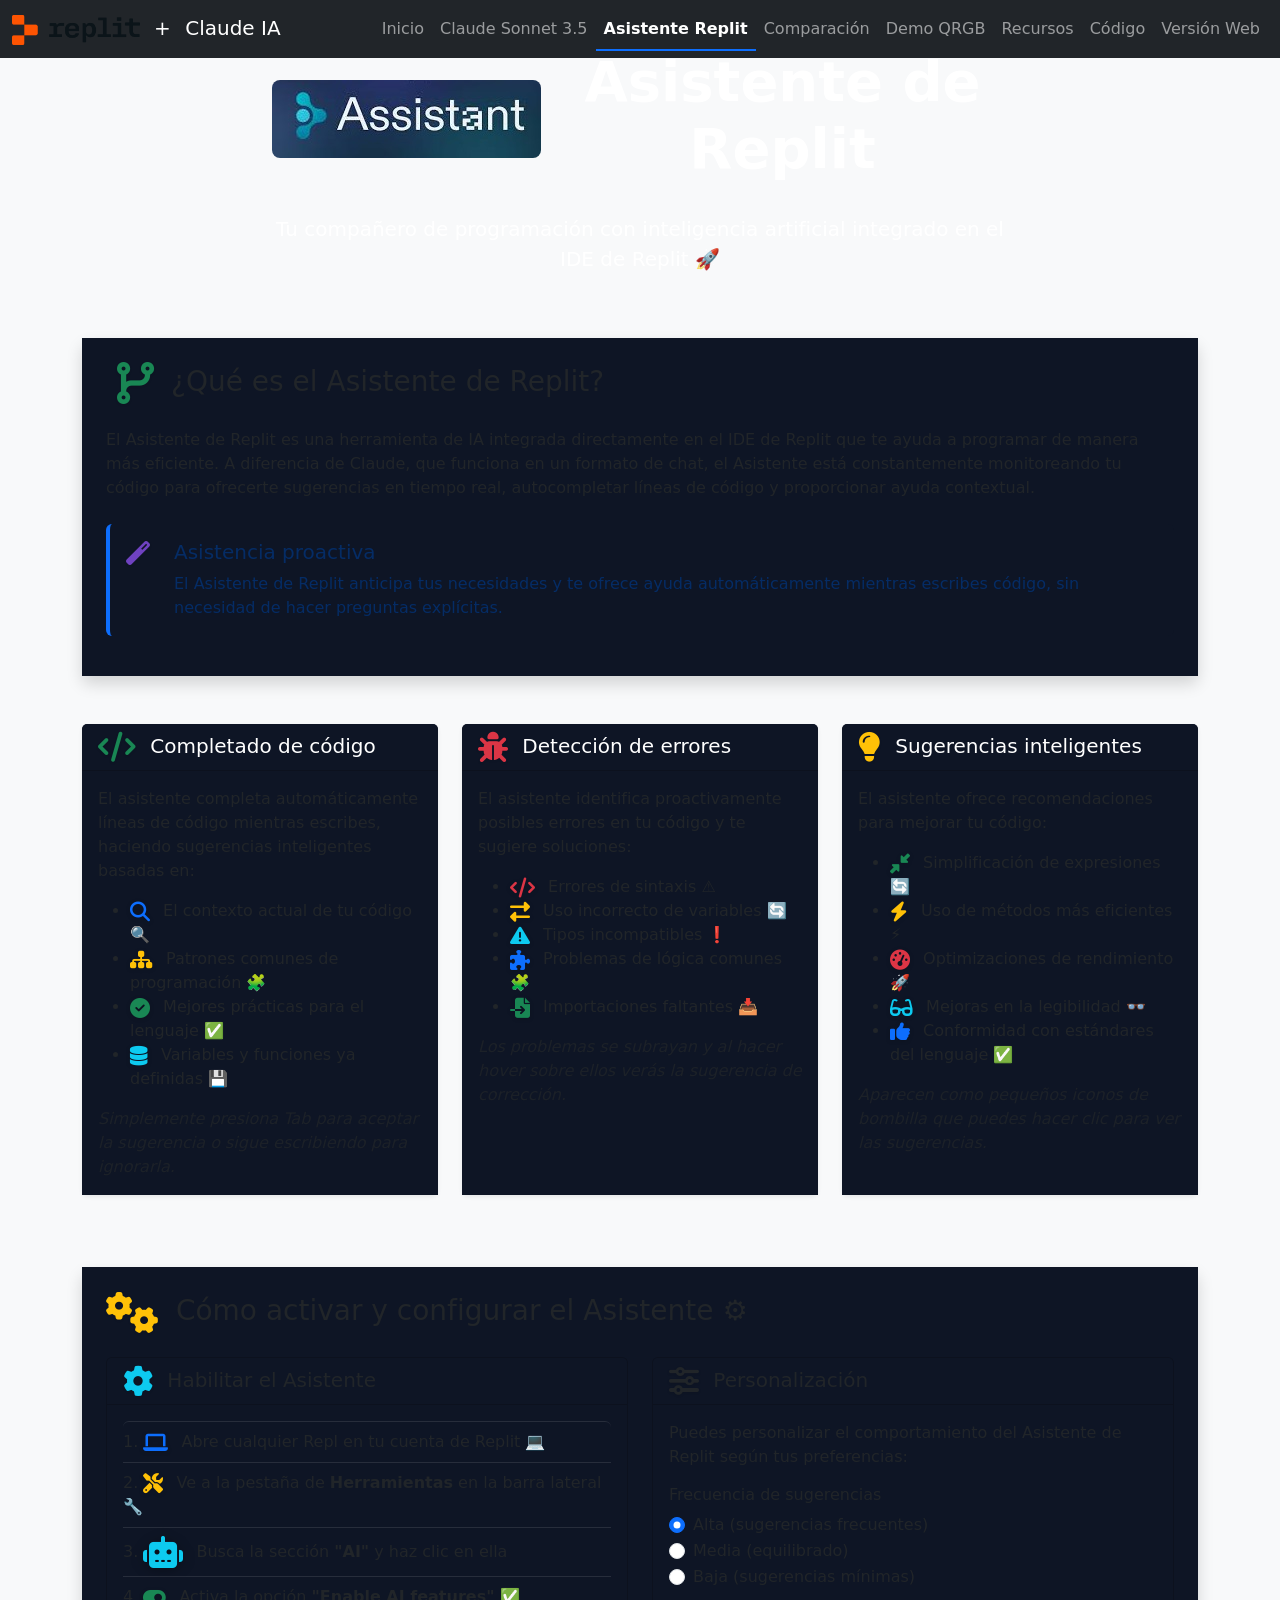
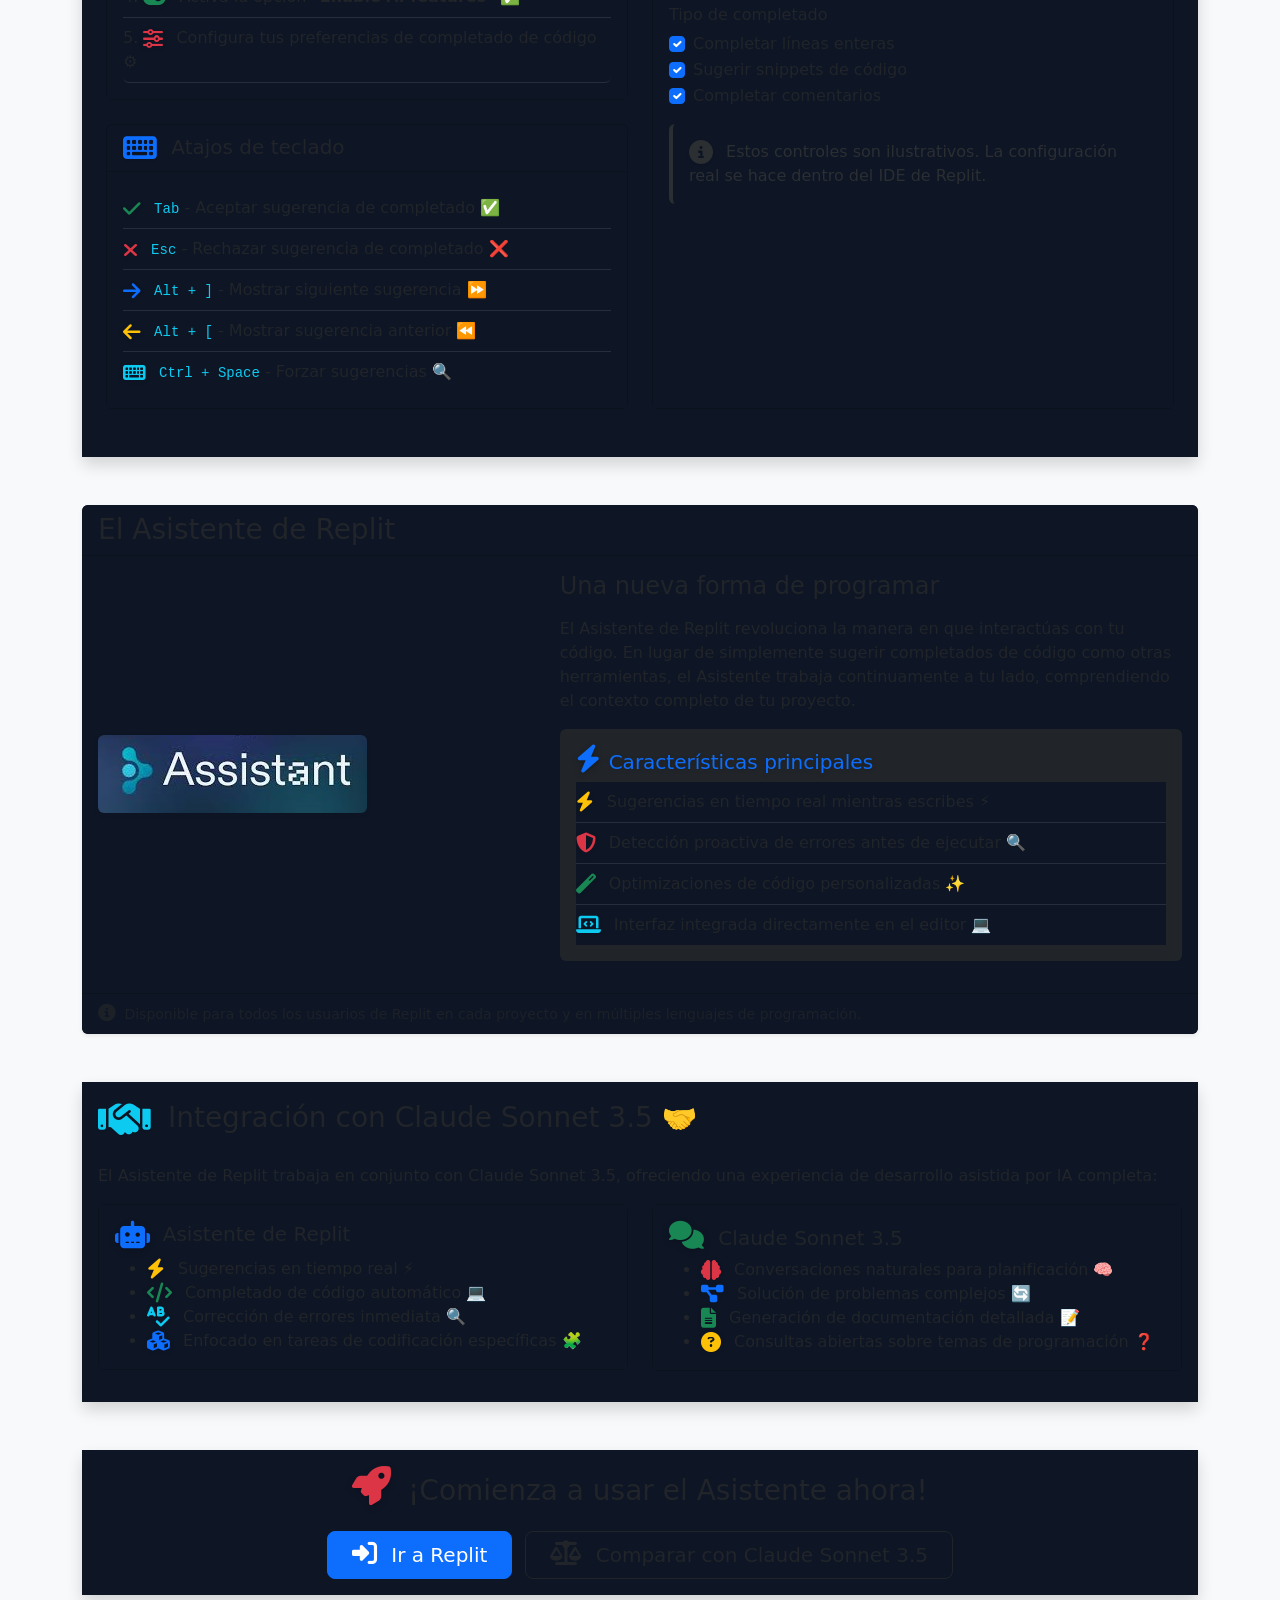
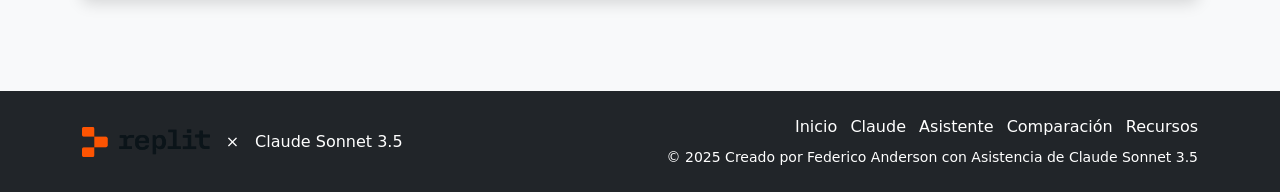
<file: asistente.html>
<!DOCTYPE html>
<html lang="es">
<head>
    <meta charset="UTF-8">
    <meta name="viewport" content="width=device-width, initial-scale=1.0">
    <title>Asistente de Replit - Programación con IA</title>
    
    <!-- Bootstrap CSS -->
    <link href="https://cdn.jsdelivr.net/npm/bootstrap@5.3.0-alpha1/dist/css/bootstrap.min.css" rel="stylesheet">
    <!-- FontAwesome -->
    <link rel="stylesheet" href="https://cdnjs.cloudflare.com/ajax/libs/font-awesome/6.4.0/css/all.min.css">
    <!-- Custom CSS -->
    <link rel="stylesheet" href="styles.css">
    <link rel="stylesheet" href="custom.css">
    <link rel="stylesheet" href="logo.css">

    <!-- Favicon -->
    <link rel="icon" type="image/png" href="replit-agent-logo-official.png">
</head>
<body class="bg-light">

<!-- Navbar -->
<nav class="navbar navbar-expand-lg navbar-dark bg-dark fixed-top">
    <div class="container-fluid">
        <a class="navbar-brand" href="index.html">
            <img src="replit-logo-full.png" alt="Replit" height="30">
            <span class="ms-2">+</span>
            <span class="ms-2">Claude IA</span>
        </a>
        <button class="navbar-toggler" type="button" data-bs-toggle="collapse" data-bs-target="#navbarNav" aria-controls="navbarNav" aria-expanded="false" aria-label="Toggle navigation">
            <span class="navbar-toggler-icon"></span>
        </button>
        <div class="collapse navbar-collapse" id="navbarNav">
            <ul class="navbar-nav ms-auto">
                <li class="nav-item">
                    <a class="nav-link" href="index.html">Inicio</a>
                </li>
                <li class="nav-item">
                    <a class="nav-link" href="claude.html">Claude Sonnet 3.5</a>
                </li>
                <li class="nav-item">
                    <a class="nav-link active" href="asistente.html">Asistente Replit</a>
                </li>
                <li class="nav-item">
                    <a class="nav-link" href="comparacion.html">Comparación</a>
                </li>
                <li class="nav-item">
                    <a class="nav-link" href="qrgb_demo.html">Demo QRGB</a>
                </li>
                <li class="nav-item">
                    <a class="nav-link" href="recursos.html">Recursos</a>
                </li>
                <li class="nav-item">
                    <a class="nav-link" href="codigo.html">Código</a>
                </li>
                <li class="nav-item">
                    <a class="nav-link" href="version_web.html">Versión Web</a>
                </li>
            </ul>
        </div>
    </div>
</nav>

<!-- Contenido principal -->
<div id="content" class="container py-5">
    <div class="row mb-5">
        <div class="col-md-8 mx-auto text-center">
            <div class="d-flex align-items-center justify-content-center mb-4">
                <img src="replit-assistant-logo.jpg" alt="Replit Assistant" height="120" class="me-3 img-fluid" style="border-radius: 8px;">
                <h1 class="display-4 fw-bold">Asistente de Replit</h1>
            </div>
            <p class="lead">Tu compañero de programación con inteligencia artificial integrado en el IDE de Replit 🚀</p>
        </div>
    </div>
    
    <div class="row mb-5">
        <div class="col-lg-12">
            <div class="card border-0 shadow">
                <div class="card-body p-4">
                    <h2 class="card-title h3 mb-4"><i class="fas fa-code-branch text-success me-2"></i> ¿Qué es el Asistente de Replit?</h2>
                    <p>El Asistente de Replit es una herramienta de IA integrada directamente en el IDE de Replit que te ayuda a programar de manera más eficiente. A diferencia de Claude, que funciona en un formato de chat, el Asistente está constantemente monitoreando tu código para ofrecerte sugerencias en tiempo real, autocompletar líneas de código y proporcionar ayuda contextual.</p>
                    
                    <div class="alert alert-primary mt-4">
                        <div class="d-flex">
                            <div class="flex-shrink-0">
                                <i class="fas fa-magic fs-4 text-purple"></i>
                            </div>
                            <div class="ms-3">
                                <h4 class="h5">Asistencia proactiva</h4>
                                <p class="mb-0">El Asistente de Replit anticipa tus necesidades y te ofrece ayuda automáticamente mientras escribes código, sin necesidad de hacer preguntas explícitas.</p>
                            </div>
                        </div>
                    </div>
                </div>
            </div>
        </div>
    </div>
    
    <div class="row mb-5 gx-4">
        <div class="col-md-4 mb-4">
            <div class="card h-100 border-0 shadow-sm">
                <div class="card-header bg-success text-white">
                    <h3 class="card-title h5 mb-0"><i class="fas fa-code me-2 text-success"></i> Completado de código</h3>
                </div>
                <div class="card-body">
                    <p>El asistente completa automáticamente líneas de código mientras escribes, haciendo sugerencias inteligentes basadas en:</p>
                    <ul>
                        <li><i class="fas fa-search text-primary me-2"></i> El contexto actual de tu código 🔍</li>
                        <li><i class="fas fa-sitemap text-warning me-2"></i> Patrones comunes de programación 🧩</li>
                        <li><i class="fas fa-check-circle text-success me-2"></i> Mejores prácticas para el lenguaje ✅</li>
                        <li><i class="fas fa-database text-info me-2"></i> Variables y funciones ya definidas 💾</li>
                    </ul>
                    <p class="mb-0 text-muted fst-italic">Simplemente presiona Tab para aceptar la sugerencia o sigue escribiendo para ignorarla.</p>
                </div>
            </div>
        </div>
        
        <div class="col-md-4 mb-4">
            <div class="card h-100 border-0 shadow-sm">
                <div class="card-header bg-info text-white">
                    <h3 class="card-title h5 mb-0"><i class="fas fa-bug me-2 text-danger"></i> Detección de errores</h3>
                </div>
                <div class="card-body">
                    <p>El asistente identifica proactivamente posibles errores en tu código y te sugiere soluciones:</p>
                    <ul>
                        <li><i class="fas fa-code text-danger me-2"></i> Errores de sintaxis ⚠️</li>
                        <li><i class="fas fa-exchange-alt text-warning me-2"></i> Uso incorrecto de variables 🔄</li>
                        <li><i class="fas fa-exclamation-triangle text-info me-2"></i> Tipos incompatibles ❗</li>
                        <li><i class="fas fa-puzzle-piece text-primary me-2"></i> Problemas de lógica comunes 🧩</li>
                        <li><i class="fas fa-file-import text-success me-2"></i> Importaciones faltantes 📥</li>
                    </ul>
                    <p class="mb-0 text-muted fst-italic">Los problemas se subrayan y al hacer hover sobre ellos verás la sugerencia de corrección.</p>
                </div>
            </div>
        </div>
        
        <div class="col-md-4 mb-4">
            <div class="card h-100 border-0 shadow-sm">
                <div class="card-header bg-warning text-dark">
                    <h3 class="card-title h5 mb-0 text-white"><i class="fas fa-lightbulb me-2 text-warning"></i> Sugerencias inteligentes</h3>
                </div>
                <div class="card-body">
                    <p>El asistente ofrece recomendaciones para mejorar tu código:</p>
                    <ul>
                        <li><i class="fas fa-compress-alt text-success me-2"></i> Simplificación de expresiones 🔄</li>
                        <li><i class="fas fa-bolt text-warning me-2"></i> Uso de métodos más eficientes ⚡</li>
                        <li><i class="fas fa-tachometer-alt text-danger me-2"></i> Optimizaciones de rendimiento 🚀</li>
                        <li><i class="fas fa-glasses text-info me-2"></i> Mejoras en la legibilidad 👓</li>
                        <li><i class="fas fa-thumbs-up text-primary me-2"></i> Conformidad con estándares del lenguaje ✅</li>
                    </ul>
                    <p class="mb-0 text-muted fst-italic">Aparecen como pequeños iconos de bombilla que puedes hacer clic para ver las sugerencias.</p>
                </div>
            </div>
        </div>
    </div>
    
    <div class="card border-0 shadow mb-5">
        <div class="card-body p-4">
            <h2 class="card-title h3 mb-4"><i class="fas fa-cogs text-warning me-2"></i> Cómo activar y configurar el Asistente ⚙️</h2>
            
            <div class="row mb-4">
                <div class="col-lg-6">
                    <div class="card bg-dark mb-4">
                        <div class="card-header">
                            <h4 class="h5 mb-0"><i class="fas fa-cog me-2 text-info"></i> Habilitar el Asistente</h4>
                        </div>
                        <div class="card-body">
                            <ol class="list-group list-group-numbered">
                                <li class="list-group-item bg-transparent"><i class="fas fa-laptop text-primary me-2"></i> Abre cualquier Repl en tu cuenta de Replit 💻</li>
                                <li class="list-group-item bg-transparent"><i class="fas fa-tools text-warning me-2"></i> Ve a la pestaña de <strong>Herramientas</strong> en la barra lateral 🔧</li>
                                <li class="list-group-item bg-transparent"><i class="fas fa-robot text-info me-2"></i> Busca la sección <strong>"AI"</strong> y haz clic en ella</li>
                                <li class="list-group-item bg-transparent"><i class="fas fa-toggle-on text-success me-2"></i> Activa la opción <strong>"Enable AI features"</strong> ✅</li>
                                <li class="list-group-item bg-transparent"><i class="fas fa-sliders-h text-danger me-2"></i> Configura tus preferencias de completado de código ⚙️</li>
                            </ol>
                        </div>
                    </div>
                    
                    <div class="card bg-dark">
                        <div class="card-header">
                            <h4 class="h5 mb-0"><i class="fas fa-keyboard me-2 text-primary"></i> Atajos de teclado</h4>
                        </div>
                        <div class="card-body">
                            <ul class="list-group list-group-flush">
                                <li class="list-group-item"><i class="fas fa-check text-success me-2"></i> <code>Tab</code> - Aceptar sugerencia de completado ✅</li>
                                <li class="list-group-item"><i class="fas fa-times text-danger me-2"></i> <code>Esc</code> - Rechazar sugerencia de completado ❌</li>
                                <li class="list-group-item"><i class="fas fa-arrow-right text-primary me-2"></i> <code>Alt + ]</code> - Mostrar siguiente sugerencia ⏩</li>
                                <li class="list-group-item"><i class="fas fa-arrow-left text-warning me-2"></i> <code>Alt + [</code> - Mostrar sugerencia anterior ⏪</li>
                                <li class="list-group-item"><i class="fas fa-keyboard text-info me-2"></i> <code>Ctrl + Space</code> - Forzar sugerencias 🔍</li>
                            </ul>
                        </div>
                    </div>
                </div>
                
                <div class="col-lg-6">
                    <div class="card bg-dark h-100">
                        <div class="card-header">
                            <h4 class="h5 mb-0"><i class="fas fa-sliders-h me-2"></i> Personalización</h4>
                        </div>
                        <div class="card-body">
                            <p>Puedes personalizar el comportamiento del Asistente de Replit según tus preferencias:</p>
                            
                            <div class="mb-3">
                                <h5 class="h6">Frecuencia de sugerencias</h5>
                                <div class="form-check">
                                    <input class="form-check-input" type="radio" name="suggestionFrequency" id="frequencyHigh" checked>
                                    <label class="form-check-label" for="frequencyHigh">Alta (sugerencias frecuentes)</label>
                                </div>
                                <div class="form-check">
                                    <input class="form-check-input" type="radio" name="suggestionFrequency" id="frequencyMedium">
                                    <label class="form-check-label" for="frequencyMedium">Media (equilibrado)</label>
                                </div>
                                <div class="form-check">
                                    <input class="form-check-input" type="radio" name="suggestionFrequency" id="frequencyLow">
                                    <label class="form-check-label" for="frequencyLow">Baja (sugerencias mínimas)</label>
                                </div>
                            </div>
                            
                            <div class="mb-3">
                                <h5 class="h6">Tipo de completado</h5>
                                <div class="form-check">
                                    <input class="form-check-input" type="checkbox" id="completeLines" checked>
                                    <label class="form-check-label" for="completeLines">Completar líneas enteras</label>
                                </div>
                                <div class="form-check">
                                    <input class="form-check-input" type="checkbox" id="completeSnippets" checked>
                                    <label class="form-check-label" for="completeSnippets">Sugerir snippets de código</label>
                                </div>
                                <div class="form-check">
                                    <input class="form-check-input" type="checkbox" id="completeComments" checked>
                                    <label class="form-check-label" for="completeComments">Completar comentarios</label>
                                </div>
                            </div>
                            
                            <div class="alert alert-secondary">
                                <i class="fas fa-info-circle me-2"></i> Estos controles son ilustrativos. La configuración real se hace dentro del IDE de Replit.
                            </div>
                        </div>
                    </div>
                </div>
            </div>
        </div>
    </div>
    
    <div class="row mb-5">
        <div class="col-lg-12">
            <div class="card border-0 shadow-sm overflow-hidden">
                <div class="card-header bg-dark d-flex justify-content-between align-items-center">
                    <h3 class="card-title mb-0">El Asistente de Replit</h3>
                </div>
                <div class="card-body">
                    <div class="row align-items-center">
                        <div class="col-md-5 mb-4 mb-md-0">
                            <img src="asistente.jpg" alt="Asistente de Replit" class="img-fluid rounded shadow-sm">
                        </div>
                        <div class="col-md-7">
                            <h4 class="mb-3">Una nueva forma de programar</h4>
                            <p>El Asistente de Replit revoluciona la manera en que interactúas con tu código. En lugar de simplemente sugerir completados de código como otras herramientas, el Asistente trabaja continuamente a tu lado, comprendiendo el contexto completo de tu proyecto.</p>
                            
                            <div class="bg-dark p-3 rounded mb-3">
                                <h5 class="text-primary"><i class="fas fa-bolt me-2"></i>Características principales</h5>
                                <ul class="list-group list-group-flush">
                                    <li class="list-group-item bg-transparent"><i class="fas fa-bolt text-warning me-2"></i> Sugerencias en tiempo real mientras escribes ⚡</li>
                                    <li class="list-group-item bg-transparent"><i class="fas fa-shield-alt text-danger me-2"></i> Detección proactiva de errores antes de ejecutar 🔍</li>
                                    <li class="list-group-item bg-transparent"><i class="fas fa-magic text-success me-2"></i> Optimizaciones de código personalizadas ✨</li>
                                    <li class="list-group-item bg-transparent"><i class="fas fa-laptop-code text-info me-2"></i> Interfaz integrada directamente en el editor 💻</li>
                                </ul>
                            </div>
                        </div>
                    </div>
                </div>
                <div class="card-footer bg-dark text-muted">
                    <small>
                        <i class="fas fa-info-circle me-1"></i> 
                        Disponible para todos los usuarios de Replit en cada proyecto y en múltiples lenguajes de programación.
                    </small>
                </div>
            </div>
        </div>
    </div>
    
    <div class="row mb-5">
        <div class="col-lg-12">
            <div class="card border-0 shadow">
                <div class="card-body">
                    <h3 class="card-title mb-4"><i class="fas fa-handshake text-info me-2"></i> Integración con Claude Sonnet 3.5 🤝</h3>
                    <p>El Asistente de Replit trabaja en conjunto con Claude Sonnet 3.5, ofreciendo una experiencia de desarrollo asistida por IA completa:</p>
                    
                    <div class="row">
                        <div class="col-md-6">
                            <div class="card bg-dark mb-3">
                                <div class="card-body">
                                    <h4 class="h5"><i class="fas fa-robot me-2 text-primary"></i> Asistente de Replit</h4>
                                    <ul class="mb-0">
                                        <li><i class="fas fa-bolt text-warning me-2"></i> Sugerencias en tiempo real ⚡</li>
                                        <li><i class="fas fa-code text-success me-2"></i> Completado de código automático 💻</li>
                                        <li><i class="fas fa-spell-check text-info me-2"></i> Corrección de errores inmediata 🔍</li>
                                        <li><i class="fas fa-cubes text-primary me-2"></i> Enfocado en tareas de codificación específicas 🧩</li>
                                    </ul>
                                </div>
                            </div>
                        </div>
                        <div class="col-md-6">
                            <div class="card bg-dark">
                                <div class="card-body">
                                    <h4 class="h5"><i class="fas fa-comments me-2 text-success"></i> Claude Sonnet 3.5</h4>
                                    <ul class="mb-0">
                                        <li><i class="fas fa-brain text-danger me-2"></i> Conversaciones naturales para planificación 🧠</li>
                                        <li><i class="fas fa-project-diagram text-primary me-2"></i> Solución de problemas complejos 🔄</li>
                                        <li><i class="fas fa-file-alt text-success me-2"></i> Generación de documentación detallada 📝</li>
                                        <li><i class="fas fa-question-circle text-warning me-2"></i> Consultas abiertas sobre temas de programación ❓</li>
                                    </ul>
                                </div>
                            </div>
                        </div>
                    </div>
                </div>
            </div>
        </div>
    </div>
    
    <div class="row">
        <div class="col-lg-12">
            <div class="card border-0 shadow">
                <div class="card-body">
                    <h3 class="text-center mb-4"><i class="fas fa-rocket me-2 text-danger"></i> ¡Comienza a usar el Asistente ahora!</h3>
                    <div class="text-center">
                        <a href="https://replit.com" class="btn btn-primary btn-lg px-4 me-2">
                            <i class="fas fa-sign-in-alt me-2"></i> Ir a Replit
                        </a>
                        <a href="comparacion.html" class="btn btn-outline-dark btn-lg px-4">
                            <i class="fas fa-balance-scale me-2"></i> Comparar con Claude Sonnet 3.5
                        </a>
                    </div>
                </div>
            </div>
        </div>
    </div>
</div>

<!-- Footer -->
<footer class="footer bg-dark text-white py-4 mt-5">
    <div class="container">
        <div class="row align-items-center">
            <div class="col-md-6">
                <div class="d-flex align-items-center mb-3 mb-md-0">
                    <img src="replit-logo-full.png" alt="Replit" height="30" class="me-3">
                    <span class="d-inline-block">×</span>
                    <span class="ms-3">Claude Sonnet 3.5</span>
                </div>
            </div>
            <div class="col-md-6 text-md-end">
                <ul class="list-inline mb-0">
                    <li class="list-inline-item"><a href="index.html" class="text-white text-decoration-none">Inicio</a></li>
                    <li class="list-inline-item"><a href="claude.html" class="text-white text-decoration-none">Claude</a></li>
                    <li class="list-inline-item"><a href="asistente.html" class="text-white text-decoration-none">Asistente</a></li>
                    <li class="list-inline-item"><a href="comparacion.html" class="text-white text-decoration-none">Comparación</a></li>
                    <li class="list-inline-item"><a href="recursos.html" class="text-white text-decoration-none">Recursos</a></li>
                </ul>
                <p class="small mt-2 mb-0">© 2025 Creado por Federico Anderson con Asistencia de Claude Sonnet 3.5</p>
            </div>
        </div>
    </div>
</footer>

<!-- Bootstrap JS -->
<script src="https://cdn.jsdelivr.net/npm/bootstrap@5.3.0-alpha1/dist/js/bootstrap.bundle.min.js"></script>
<!-- Custom JS -->
<script src="main.js"></script>

</body>
</html>
</file>
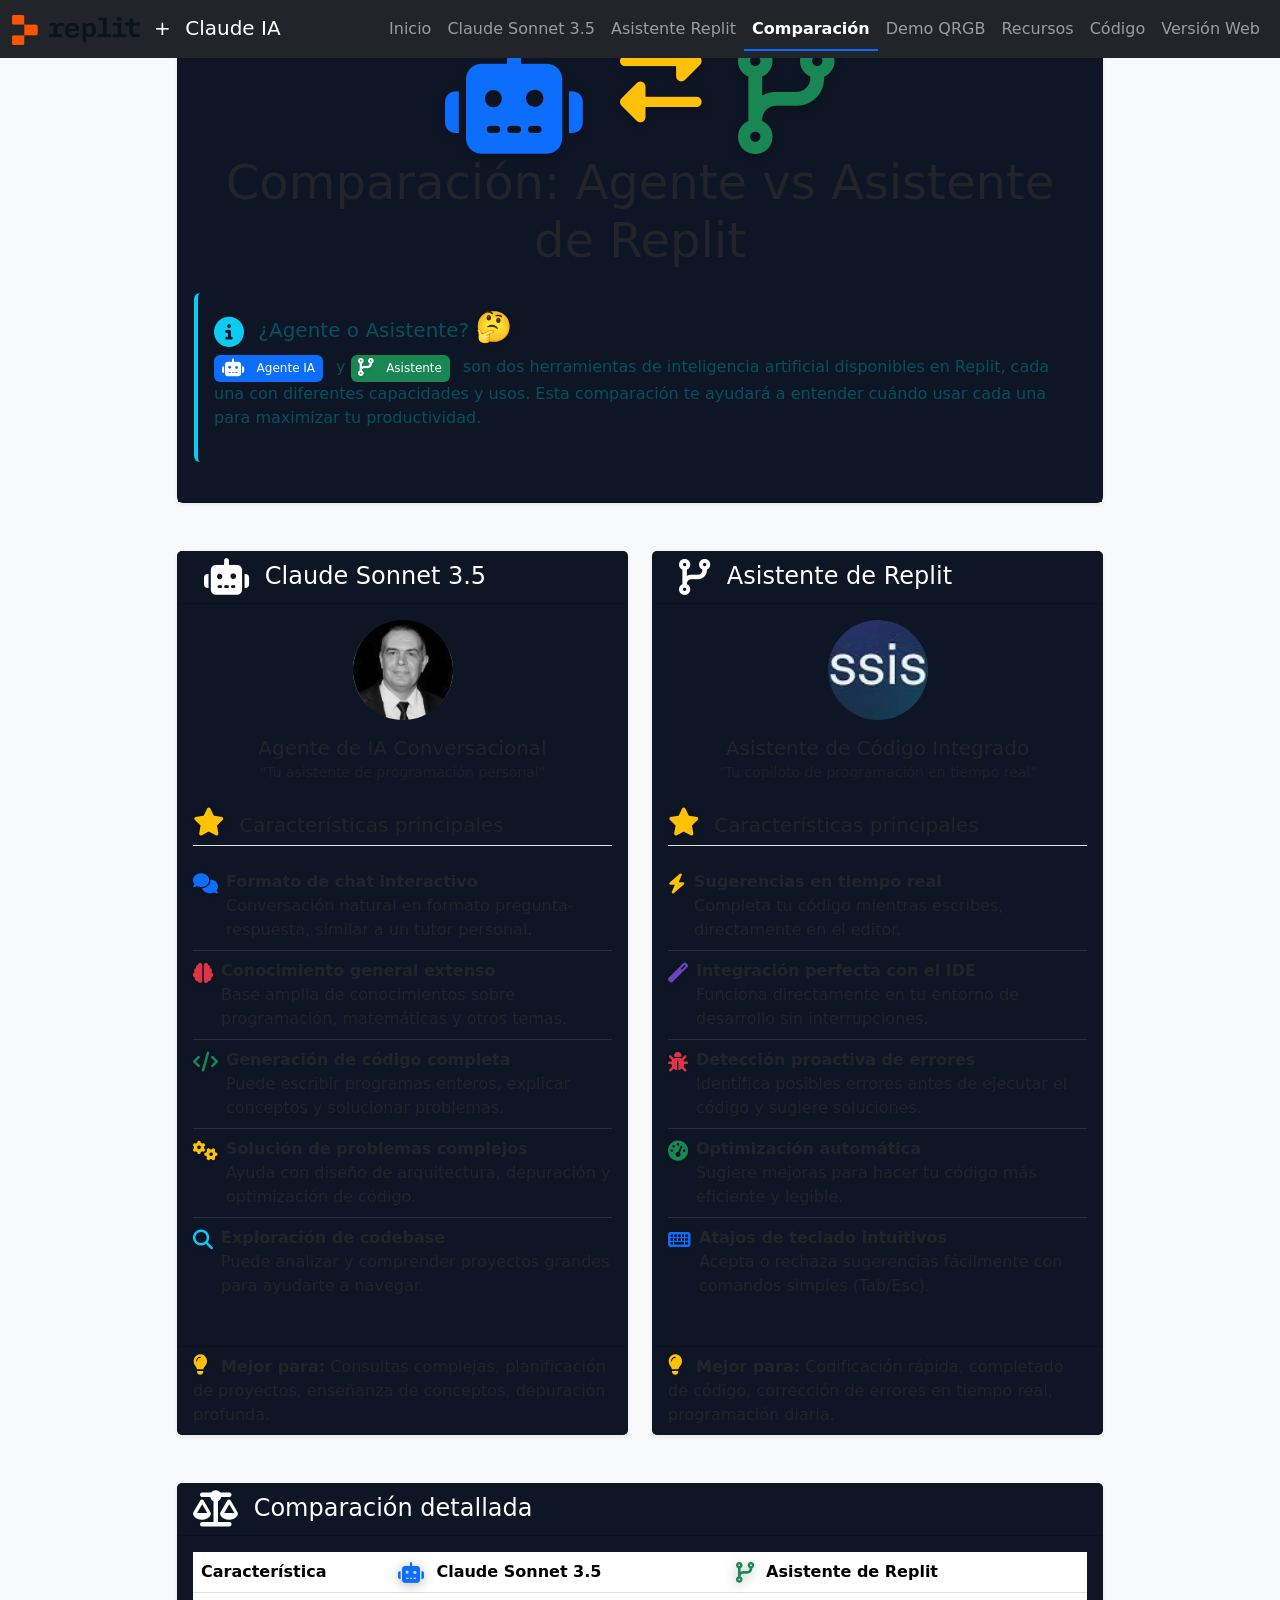
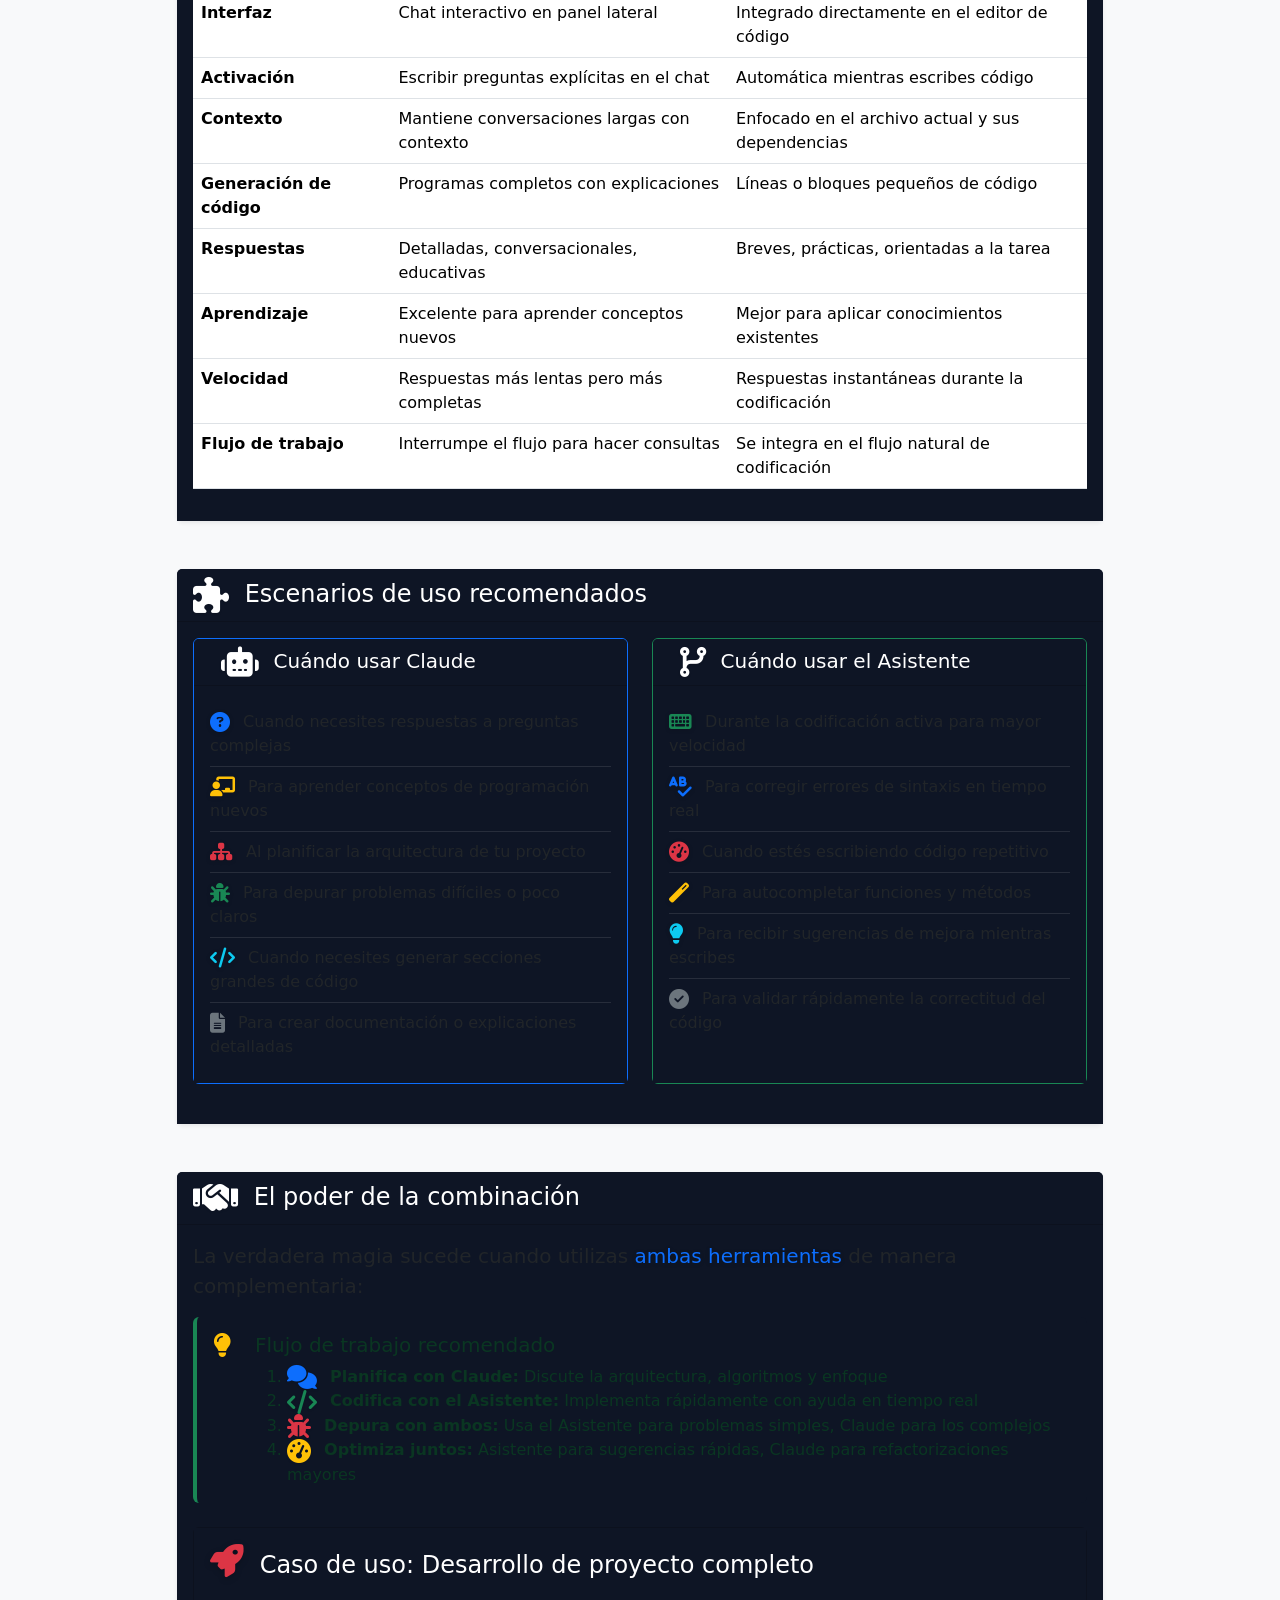
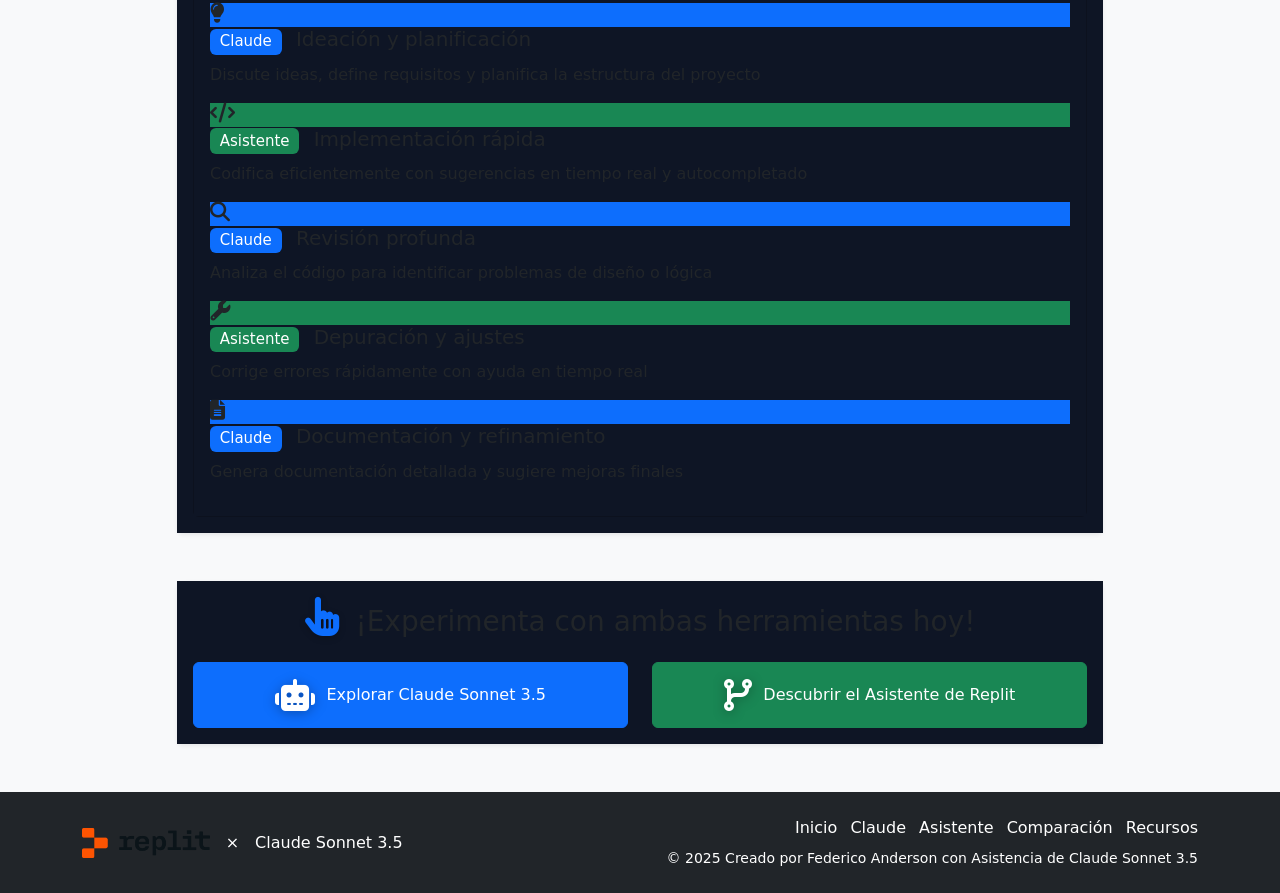
<file: comparacion.html>
<!DOCTYPE html>
<html lang="es">
<head>
    <meta charset="UTF-8">
    <meta name="viewport" content="width=device-width, initial-scale=1.0">
    <title>Comparación: Agente vs Asistente de Replit</title>
    
    <!-- Bootstrap CSS -->
    <link href="https://cdn.jsdelivr.net/npm/bootstrap@5.3.0-alpha1/dist/css/bootstrap.min.css" rel="stylesheet">
    <!-- FontAwesome -->
    <link rel="stylesheet" href="https://cdnjs.cloudflare.com/ajax/libs/font-awesome/6.4.0/css/all.min.css">
    <!-- Custom CSS -->
    <link rel="stylesheet" href="styles.css">
    <link rel="stylesheet" href="custom.css">
    <link rel="stylesheet" href="logo.css">

    <!-- Favicon -->
    <link rel="icon" type="image/png" href="replit-agent-logo-official.png">
</head>
<body class="bg-light">

<!-- Navbar -->
<nav class="navbar navbar-expand-lg navbar-dark bg-dark fixed-top">
    <div class="container-fluid">
        <a class="navbar-brand" href="index.html">
            <img src="replit-logo-full.png" alt="Replit" height="30">
            <span class="ms-2">+</span>
            <span class="ms-2">Claude IA</span>
        </a>
        <button class="navbar-toggler" type="button" data-bs-toggle="collapse" data-bs-target="#navbarNav" aria-controls="navbarNav" aria-expanded="false" aria-label="Toggle navigation">
            <span class="navbar-toggler-icon"></span>
        </button>
        <div class="collapse navbar-collapse" id="navbarNav">
            <ul class="navbar-nav ms-auto">
                <li class="nav-item">
                    <a class="nav-link" href="index.html">Inicio</a>
                </li>
                <li class="nav-item">
                    <a class="nav-link" href="claude.html">Claude Sonnet 3.5</a>
                </li>
                <li class="nav-item">
                    <a class="nav-link" href="asistente.html">Asistente Replit</a>
                </li>
                <li class="nav-item">
                    <a class="nav-link active" href="comparacion.html">Comparación</a>
                </li>
                <li class="nav-item">
                    <a class="nav-link" href="qrgb_demo.html">Demo QRGB</a>
                </li>
                <li class="nav-item">
                    <a class="nav-link" href="recursos.html">Recursos</a>
                </li>
                <li class="nav-item">
                    <a class="nav-link" href="codigo.html">Código</a>
                </li>
                <li class="nav-item">
                    <a class="nav-link" href="version_web.html">Versión Web</a>
                </li>
            </ul>
        </div>
    </div>
</nav>

<!-- Contenido principal -->
<div id="content" class="container mt-4">
    <div class="row">
        <div class="col-lg-10 mx-auto">
            <div class="card shadow-sm mb-5">
                <div class="card-body">
                    <h1 class="display-5 text-center mb-4">
                        <i class="fas fa-robot text-primary me-2"></i> 
                        <i class="fas fa-exchange-alt mx-2 text-warning"></i> 
                        <i class="fas fa-code-branch text-success me-2"></i><br>
                        Comparación: Agente vs Asistente de Replit
                    </h1>
                    
                    <div class="alert alert-info mb-4">
                        <h3 class="h5"><i class="fas fa-info-circle me-2 text-info"></i> ¿Agente o Asistente? <span class="text-warning emoji-lg text-shadow">🤔</span></h3>
                        <p><span class="badge bg-primary me-2"><i class="fas fa-robot me-1"></i> Agente IA</span> y <span class="badge bg-success me-2"><i class="fas fa-code-branch me-1"></i> Asistente</span> son dos herramientas de inteligencia artificial disponibles en Replit, cada una con diferentes capacidades y usos. Esta comparación te ayudará a entender cuándo usar cada una para maximizar tu productividad.</p>
                    </div>
                </div>
            </div>
            
            <div class="row gx-4 mb-5">
                <div class="col-md-6">
                    <div class="card h-100 border-0 shadow-sm claude-card">
                        <div class="card-header bg-primary text-white">
                            <h2 class="h4 mb-0"><i class="fas fa-robot me-2"></i> Claude Sonnet 3.5</h2>
                        </div>
                        <div class="card-body">
                            <div class="text-center mb-3">
                                <img src="Foto_Anderson.jpg" alt="Claude Sonnet" class="img-fluid rounded-circle mb-3" style="width: 100px; height: 100px; object-fit: cover;">
                                <h4 class="h5 mb-0">Agente de IA Conversacional</h4>
                                <p class="text-muted mb-0"><small>"Tu asistente de programación personal"</small></p>
                            </div>
                            
                            <h5 class="border-bottom pb-2 mt-4 mb-3"><i class="fas fa-star me-2 text-warning"></i> Características principales</h5>
                            <ul class="list-group list-group-flush mb-4">
                                <li class="list-group-item bg-transparent d-flex align-items-start">
                                    <i class="fas fa-comments text-primary me-3 mt-1"></i>
                                    <div>
                                        <strong>Formato de chat interactivo</strong>
                                        <p class="mb-0">Conversación natural en formato pregunta-respuesta, similar a un tutor personal.</p>
                                    </div>
                                </li>
                                <li class="list-group-item bg-transparent d-flex align-items-start">
                                    <i class="fas fa-brain text-danger me-3 mt-1"></i>
                                    <div>
                                        <strong>Conocimiento general extenso</strong>
                                        <p class="mb-0">Base amplia de conocimientos sobre programación, matemáticas y otros temas.</p>
                                    </div>
                                </li>
                                <li class="list-group-item bg-transparent d-flex align-items-start">
                                    <i class="fas fa-code text-success me-3 mt-1"></i>
                                    <div>
                                        <strong>Generación de código completa</strong>
                                        <p class="mb-0">Puede escribir programas enteros, explicar conceptos y solucionar problemas.</p>
                                    </div>
                                </li>
                                <li class="list-group-item bg-transparent d-flex align-items-start">
                                    <i class="fas fa-cogs text-warning me-3 mt-1"></i>
                                    <div>
                                        <strong>Solución de problemas complejos</strong>
                                        <p class="mb-0">Ayuda con diseño de arquitectura, depuración y optimización de código.</p>
                                    </div>
                                </li>
                                <li class="list-group-item bg-transparent d-flex align-items-start">
                                    <i class="fas fa-search text-info me-3 mt-1"></i>
                                    <div>
                                        <strong>Exploración de codebase</strong>
                                        <p class="mb-0">Puede analizar y comprender proyectos grandes para ayudarte a navegar.</p>
                                    </div>
                                </li>
                            </ul>
                        </div>
                        <div class="card-footer bg-light">
                            <p class="card-text"><i class="fas fa-lightbulb text-warning me-2"></i> <strong>Mejor para:</strong> Consultas complejas, planificación de proyectos, enseñanza de conceptos, depuración profunda.</p>
                        </div>
                    </div>
                </div>
                
                <div class="col-md-6">
                    <div class="card h-100 border-0 shadow-sm assistant-card">
                        <div class="card-header bg-success text-white">
                            <h2 class="h4 mb-0"><i class="fas fa-code-branch me-2"></i> Asistente de Replit</h2>
                        </div>
                        <div class="card-body">
                            <div class="text-center mb-3">
                                <img src="asistente.jpg" alt="Asistente Replit" class="img-fluid rounded-circle mb-3" style="width: 100px; height: 100px; object-fit: cover;">
                                <h4 class="h5 mb-0">Asistente de Código Integrado</h4>
                                <p class="text-muted mb-0"><small>"Tu copiloto de programación en tiempo real"</small></p>
                            </div>
                            
                            <h5 class="border-bottom pb-2 mt-4 mb-3"><i class="fas fa-star me-2 text-warning"></i> Características principales</h5>
                            <ul class="list-group list-group-flush mb-4">
                                <li class="list-group-item bg-transparent d-flex align-items-start">
                                    <i class="fas fa-bolt text-warning me-3 mt-1"></i>
                                    <div>
                                        <strong>Sugerencias en tiempo real</strong>
                                        <p class="mb-0">Completa tu código mientras escribes, directamente en el editor.</p>
                                    </div>
                                </li>
                                <li class="list-group-item bg-transparent d-flex align-items-start">
                                    <i class="fas fa-magic text-purple me-3 mt-1"></i>
                                    <div>
                                        <strong>Integración perfecta con el IDE</strong>
                                        <p class="mb-0">Funciona directamente en tu entorno de desarrollo sin interrupciones.</p>
                                    </div>
                                </li>
                                <li class="list-group-item bg-transparent d-flex align-items-start">
                                    <i class="fas fa-bug text-danger me-3 mt-1"></i>
                                    <div>
                                        <strong>Detección proactiva de errores</strong>
                                        <p class="mb-0">Identifica posibles errores antes de ejecutar el código y sugiere soluciones.</p>
                                    </div>
                                </li>
                                <li class="list-group-item bg-transparent d-flex align-items-start">
                                    <i class="fas fa-tachometer-alt text-success me-3 mt-1"></i>
                                    <div>
                                        <strong>Optimización automática</strong>
                                        <p class="mb-0">Sugiere mejoras para hacer tu código más eficiente y legible.</p>
                                    </div>
                                </li>
                                <li class="list-group-item bg-transparent d-flex align-items-start">
                                    <i class="fas fa-keyboard text-primary me-3 mt-1"></i>
                                    <div>
                                        <strong>Atajos de teclado intuitivos</strong>
                                        <p class="mb-0">Acepta o rechaza sugerencias fácilmente con comandos simples (Tab/Esc).</p>
                                    </div>
                                </li>
                            </ul>
                        </div>
                        <div class="card-footer bg-light">
                            <p class="card-text"><i class="fas fa-lightbulb text-warning me-2"></i> <strong>Mejor para:</strong> Codificación rápida, completado de código, corrección de errores en tiempo real, programación diaria.</p>
                        </div>
                    </div>
                </div>
            </div>
            
            <div class="card border-0 shadow-sm mb-5">
                <div class="card-header bg-gradient-dark text-white">
                    <h2 class="h4 mb-0"><i class="fas fa-balance-scale me-2"></i> Comparación detallada</h2>
                </div>
                <div class="card-body">
                    <div class="table-responsive">
                        <table class="table table-hover">
                            <thead class="thead-dark">
                                <tr>
                                    <th scope="col">Característica</th>
                                    <th scope="col"><i class="fas fa-robot text-primary me-2"></i> Claude Sonnet 3.5</th>
                                    <th scope="col"><i class="fas fa-code-branch text-success me-2"></i> Asistente de Replit</th>
                                </tr>
                            </thead>
                            <tbody>
                                <tr>
                                    <th scope="row">Interfaz</th>
                                    <td>Chat interactivo en panel lateral</td>
                                    <td>Integrado directamente en el editor de código</td>
                                </tr>
                                <tr>
                                    <th scope="row">Activación</th>
                                    <td>Escribir preguntas explícitas en el chat</td>
                                    <td>Automática mientras escribes código</td>
                                </tr>
                                <tr>
                                    <th scope="row">Contexto</th>
                                    <td>Mantiene conversaciones largas con contexto</td>
                                    <td>Enfocado en el archivo actual y sus dependencias</td>
                                </tr>
                                <tr>
                                    <th scope="row">Generación de código</th>
                                    <td>Programas completos con explicaciones</td>
                                    <td>Líneas o bloques pequeños de código</td>
                                </tr>
                                <tr>
                                    <th scope="row">Respuestas</th>
                                    <td>Detalladas, conversacionales, educativas</td>
                                    <td>Breves, prácticas, orientadas a la tarea</td>
                                </tr>
                                <tr>
                                    <th scope="row">Aprendizaje</th>
                                    <td>Excelente para aprender conceptos nuevos</td>
                                    <td>Mejor para aplicar conocimientos existentes</td>
                                </tr>
                                <tr>
                                    <th scope="row">Velocidad</th>
                                    <td>Respuestas más lentas pero más completas</td>
                                    <td>Respuestas instantáneas durante la codificación</td>
                                </tr>
                                <tr>
                                    <th scope="row">Flujo de trabajo</th>
                                    <td>Interrumpe el flujo para hacer consultas</td>
                                    <td>Se integra en el flujo natural de codificación</td>
                                </tr>
                            </tbody>
                        </table>
                    </div>
                </div>
            </div>
            
            <div class="card border-0 shadow-sm mb-5">
                <div class="card-header bg-purple text-white">
                    <h2 class="h4 mb-0"><i class="fas fa-puzzle-piece me-2"></i> Escenarios de uso recomendados</h2>
                </div>
                <div class="card-body">
                    <div class="row">
                        <div class="col-md-6 mb-4">
                            <div class="card h-100 border-primary">
                                <div class="card-header bg-primary text-white">
                                    <h3 class="h5 mb-0"><i class="fas fa-robot me-2"></i> Cuándo usar Claude</h3>
                                </div>
                                <div class="card-body">
                                    <ul class="list-group list-group-flush">
                                        <li class="list-group-item"><i class="fas fa-question-circle text-primary me-2"></i> Cuando necesites respuestas a preguntas complejas</li>
                                        <li class="list-group-item"><i class="fas fa-chalkboard-teacher text-warning me-2"></i> Para aprender conceptos de programación nuevos</li>
                                        <li class="list-group-item"><i class="fas fa-sitemap text-danger me-2"></i> Al planificar la arquitectura de tu proyecto</li>
                                        <li class="list-group-item"><i class="fas fa-bug text-success me-2"></i> Para depurar problemas difíciles o poco claros</li>
                                        <li class="list-group-item"><i class="fas fa-code text-info me-2"></i> Cuando necesites generar secciones grandes de código</li>
                                        <li class="list-group-item"><i class="fas fa-file-alt text-secondary me-2"></i> Para crear documentación o explicaciones detalladas</li>
                                    </ul>
                                </div>
                            </div>
                        </div>
                        <div class="col-md-6 mb-4">
                            <div class="card h-100 border-success">
                                <div class="card-header bg-success text-white">
                                    <h3 class="h5 mb-0"><i class="fas fa-code-branch me-2"></i> Cuándo usar el Asistente</h3>
                                </div>
                                <div class="card-body">
                                    <ul class="list-group list-group-flush">
                                        <li class="list-group-item"><i class="fas fa-keyboard text-success me-2"></i> Durante la codificación activa para mayor velocidad</li>
                                        <li class="list-group-item"><i class="fas fa-spell-check text-primary me-2"></i> Para corregir errores de sintaxis en tiempo real</li>
                                        <li class="list-group-item"><i class="fas fa-tachometer-alt text-danger me-2"></i> Cuando estés escribiendo código repetitivo</li>
                                        <li class="list-group-item"><i class="fas fa-magic text-warning me-2"></i> Para autocompletar funciones y métodos</li>
                                        <li class="list-group-item"><i class="fas fa-lightbulb text-info me-2"></i> Para recibir sugerencias de mejora mientras escribes</li>
                                        <li class="list-group-item"><i class="fas fa-check-circle text-secondary me-2"></i> Para validar rápidamente la correctitud del código</li>
                                    </ul>
                                </div>
                            </div>
                        </div>
                    </div>
                </div>
            </div>
            
            <div class="card border-0 shadow-sm mb-5">
                <div class="card-header bg-dark text-white">
                    <h2 class="h4 mb-0"><i class="fas fa-handshake me-2"></i> El poder de la combinación</h2>
                </div>
                <div class="card-body">
                    <p class="lead">La verdadera magia sucede cuando utilizas <span class="text-primary">ambas herramientas</span> de manera complementaria:</p>
                    
                    <div class="alert alert-success">
                        <div class="d-flex">
                            <div class="flex-shrink-0">
                                <i class="fas fa-lightbulb fs-4 text-warning"></i>
                            </div>
                            <div class="ms-3">
                                <h4 class="h5">Flujo de trabajo recomendado</h4>
                                <ol class="mb-0">
                                    <li><i class="fas fa-comments text-primary me-2"></i> <strong>Planifica con Claude:</strong> Discute la arquitectura, algoritmos y enfoque</li>
                                    <li><i class="fas fa-code text-success me-2"></i> <strong>Codifica con el Asistente:</strong> Implementa rápidamente con ayuda en tiempo real</li>
                                    <li><i class="fas fa-bug text-danger me-2"></i> <strong>Depura con ambos:</strong> Usa el Asistente para problemas simples, Claude para los complejos</li>
                                    <li><i class="fas fa-tachometer-alt text-warning me-2"></i> <strong>Optimiza juntos:</strong> Asistente para sugerencias rápidas, Claude para refactorizaciones mayores</li>
                                </ol>
                            </div>
                        </div>
                    </div>
                    
                    <div class="row mt-4">
                        <div class="col-md-12">
                            <div class="card bg-dark">
                                <div class="card-body">
                                    <h4 class="text-white"><i class="fas fa-rocket me-2 text-danger"></i> Caso de uso: Desarrollo de proyecto completo</h4>
                                    <div class="timeline mt-4">
                                        <div class="timeline-item">
                                            <div class="timeline-point bg-primary">
                                                <i class="fas fa-lightbulb"></i>
                                            </div>
                                            <div class="timeline-content">
                                                <h5><span class="badge bg-primary me-2">Claude</span> Ideación y planificación</h5>
                                                <p>Discute ideas, define requisitos y planifica la estructura del proyecto</p>
                                            </div>
                                        </div>
                                        <div class="timeline-item">
                                            <div class="timeline-point bg-success">
                                                <i class="fas fa-code"></i>
                                            </div>
                                            <div class="timeline-content">
                                                <h5><span class="badge bg-success me-2">Asistente</span> Implementación rápida</h5>
                                                <p>Codifica eficientemente con sugerencias en tiempo real y autocompletado</p>
                                            </div>
                                        </div>
                                        <div class="timeline-item">
                                            <div class="timeline-point bg-primary">
                                                <i class="fas fa-search"></i>
                                            </div>
                                            <div class="timeline-content">
                                                <h5><span class="badge bg-primary me-2">Claude</span> Revisión profunda</h5>
                                                <p>Analiza el código para identificar problemas de diseño o lógica</p>
                                            </div>
                                        </div>
                                        <div class="timeline-item">
                                            <div class="timeline-point bg-success">
                                                <i class="fas fa-wrench"></i>
                                            </div>
                                            <div class="timeline-content">
                                                <h5><span class="badge bg-success me-2">Asistente</span> Depuración y ajustes</h5>
                                                <p>Corrige errores rápidamente con ayuda en tiempo real</p>
                                            </div>
                                        </div>
                                        <div class="timeline-item">
                                            <div class="timeline-point bg-primary">
                                                <i class="fas fa-file-alt"></i>
                                            </div>
                                            <div class="timeline-content">
                                                <h5><span class="badge bg-primary me-2">Claude</span> Documentación y refinamiento</h5>
                                                <p>Genera documentación detallada y sugiere mejoras finales</p>
                                            </div>
                                        </div>
                                    </div>
                                </div>
                            </div>
                        </div>
                    </div>
                </div>
            </div>
            
            <div class="card border-0 shadow-sm">
                <div class="card-body">
                    <h3 class="text-center mb-4"><i class="fas fa-hand-pointer me-2 text-primary"></i> ¡Experimenta con ambas herramientas hoy!</h3>
                    <div class="row">
                        <div class="col-md-6 mb-3 mb-md-0">
                            <a href="claude.html" class="btn btn-primary w-100 py-3">
                                <i class="fas fa-robot me-2"></i> Explorar Claude Sonnet 3.5
                            </a>
                        </div>
                        <div class="col-md-6">
                            <a href="asistente.html" class="btn btn-success w-100 py-3">
                                <i class="fas fa-code-branch me-2"></i> Descubrir el Asistente de Replit
                            </a>
                        </div>
                    </div>
                </div>
            </div>
        </div>
    </div>
</div>

<!-- Footer -->
<footer class="footer bg-dark text-white py-4 mt-5">
    <div class="container">
        <div class="row align-items-center">
            <div class="col-md-6">
                <div class="d-flex align-items-center mb-3 mb-md-0">
                    <img src="replit-logo-full.png" alt="Replit" height="30" class="me-3">
                    <span class="d-inline-block">×</span>
                    <span class="ms-3">Claude Sonnet 3.5</span>
                </div>
            </div>
            <div class="col-md-6 text-md-end">
                <ul class="list-inline mb-0">
                    <li class="list-inline-item"><a href="index.html" class="text-white text-decoration-none">Inicio</a></li>
                    <li class="list-inline-item"><a href="claude.html" class="text-white text-decoration-none">Claude</a></li>
                    <li class="list-inline-item"><a href="asistente.html" class="text-white text-decoration-none">Asistente</a></li>
                    <li class="list-inline-item"><a href="comparacion.html" class="text-white text-decoration-none">Comparación</a></li>
                    <li class="list-inline-item"><a href="recursos.html" class="text-white text-decoration-none">Recursos</a></li>
                </ul>
                <p class="small mt-2 mb-0">© 2025 Creado por Federico Anderson con Asistencia de Claude Sonnet 3.5</p>
            </div>
        </div>
    </div>
</footer>

<!-- Bootstrap JS -->
<script src="https://cdn.jsdelivr.net/npm/bootstrap@5.3.0-alpha1/dist/js/bootstrap.bundle.min.js"></script>
<!-- Custom JS -->
<script src="main.js"></script>

</body>
</html>
</file>
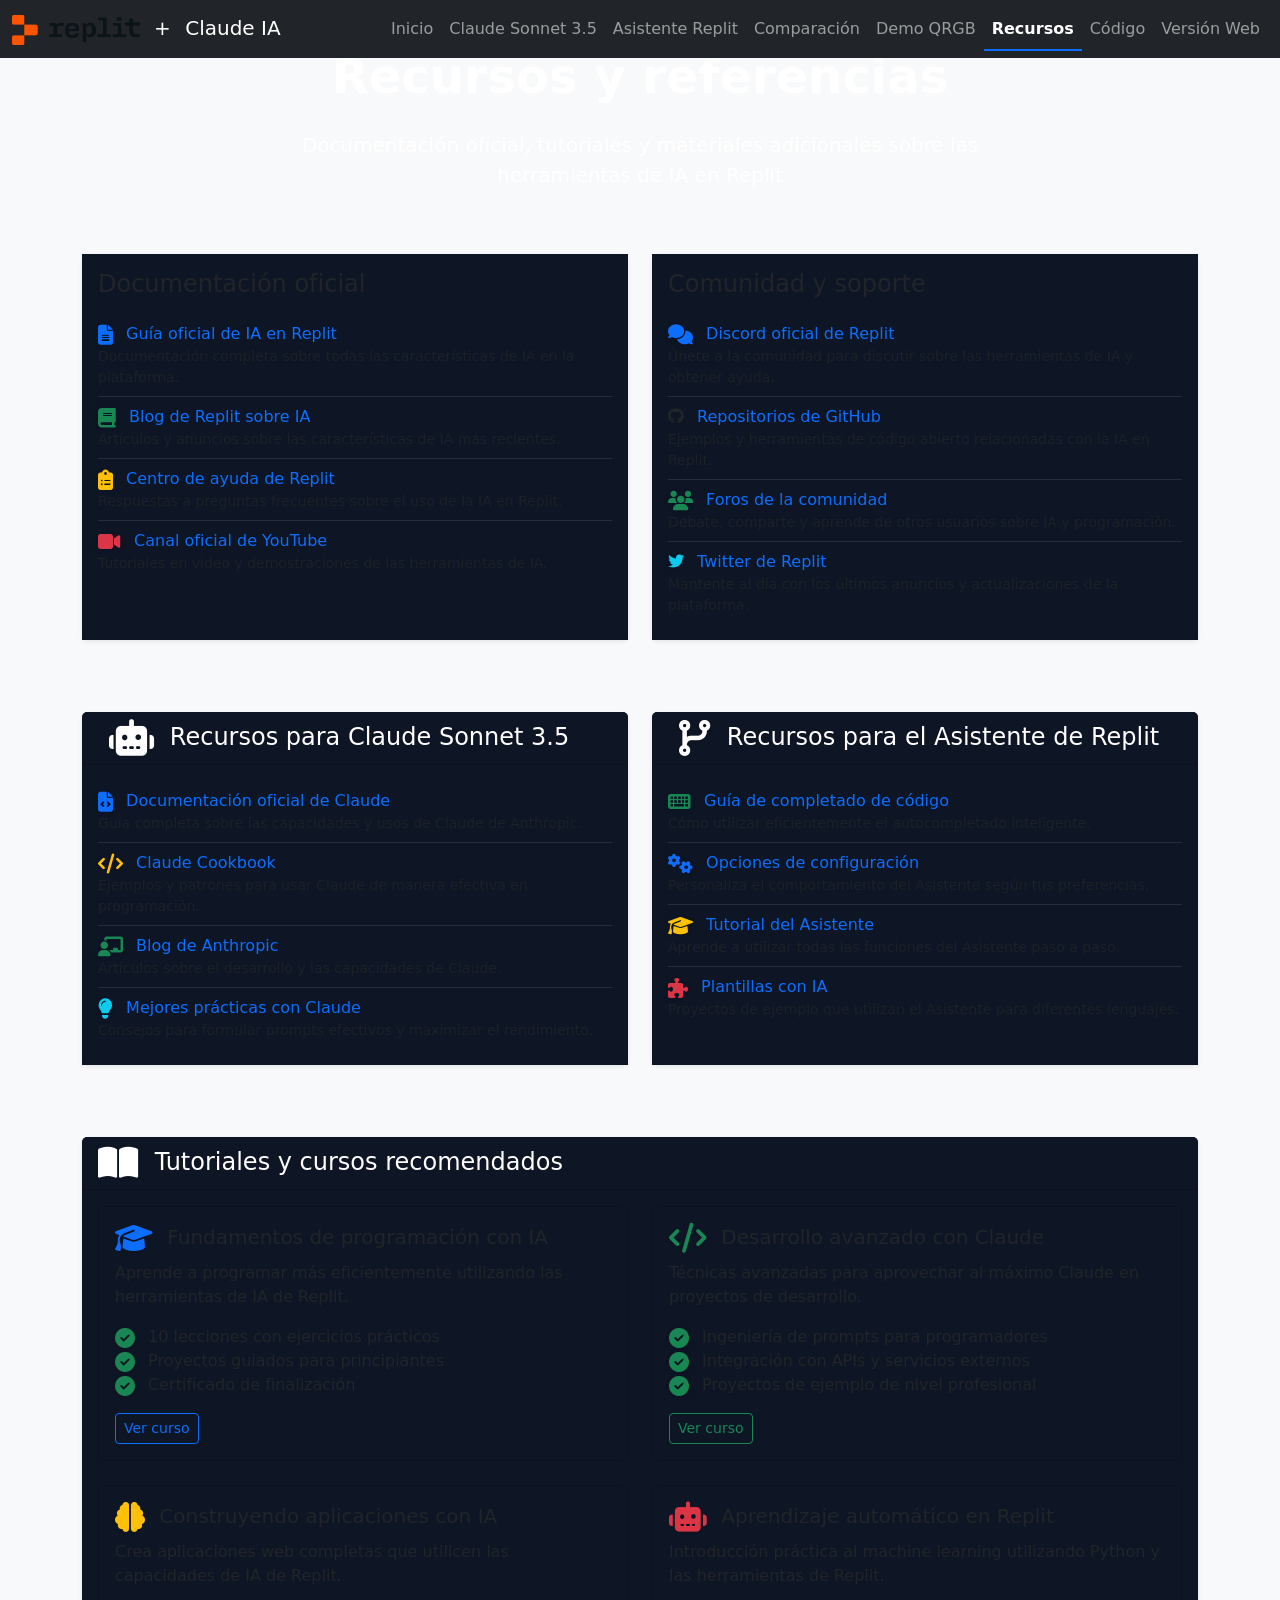
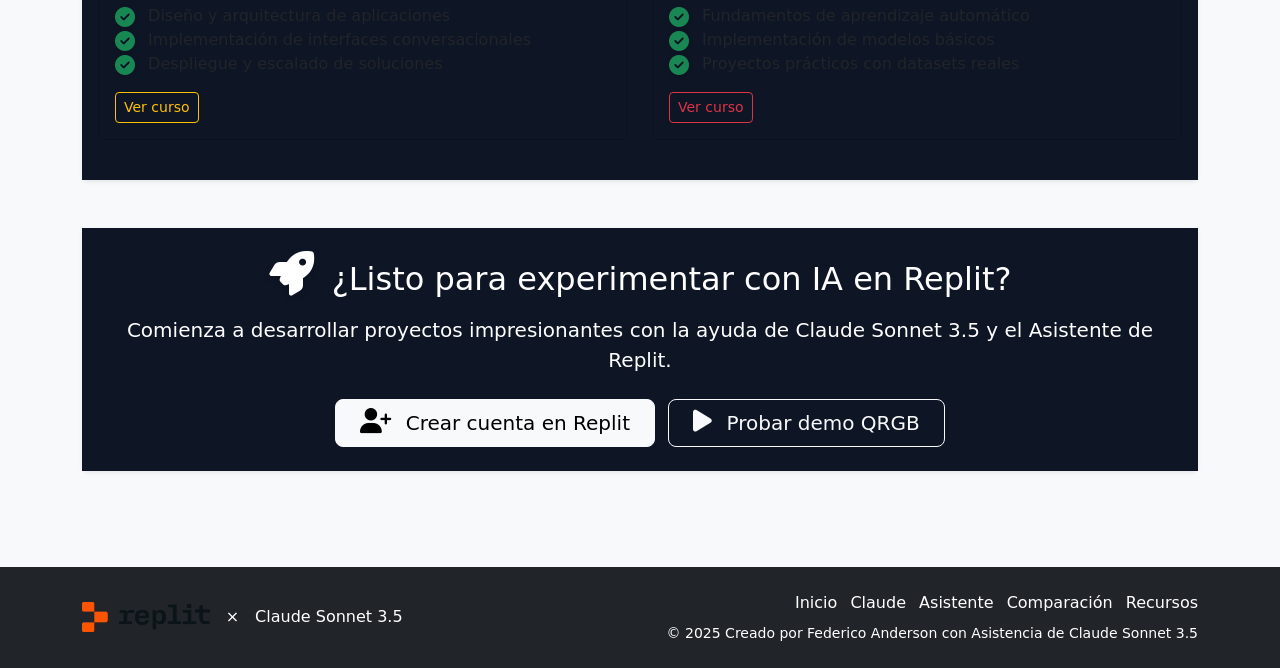
<file: recursos.html>
<!DOCTYPE html>
<html lang="es">
<head>
    <meta charset="UTF-8">
    <meta name="viewport" content="width=device-width, initial-scale=1.0">
    <title>Recursos sobre IA en Replit</title>
    
    <!-- Bootstrap CSS -->
    <link href="https://cdn.jsdelivr.net/npm/bootstrap@5.3.0-alpha1/dist/css/bootstrap.min.css" rel="stylesheet">
    <!-- FontAwesome -->
    <link rel="stylesheet" href="https://cdnjs.cloudflare.com/ajax/libs/font-awesome/6.4.0/css/all.min.css">
    <!-- Custom CSS -->
    <link rel="stylesheet" href="styles.css">
    <link rel="stylesheet" href="custom.css">
    <link rel="stylesheet" href="logo.css">

    <!-- Favicon -->
    <link rel="icon" type="image/png" href="replit-agent-logo-official.png">
</head>
<body class="bg-light">

<!-- Navbar -->
<nav class="navbar navbar-expand-lg navbar-dark bg-dark fixed-top">
    <div class="container-fluid">
        <a class="navbar-brand" href="index.html">
            <img src="replit-logo-full.png" alt="Replit" height="30">
            <span class="ms-2">+</span>
            <span class="ms-2">Claude IA</span>
        </a>
        <button class="navbar-toggler" type="button" data-bs-toggle="collapse" data-bs-target="#navbarNav" aria-controls="navbarNav" aria-expanded="false" aria-label="Toggle navigation">
            <span class="navbar-toggler-icon"></span>
        </button>
        <div class="collapse navbar-collapse" id="navbarNav">
            <ul class="navbar-nav ms-auto">
                <li class="nav-item">
                    <a class="nav-link" href="index.html">Inicio</a>
                </li>
                <li class="nav-item">
                    <a class="nav-link" href="claude.html">Claude Sonnet 3.5</a>
                </li>
                <li class="nav-item">
                    <a class="nav-link" href="asistente.html">Asistente Replit</a>
                </li>
                <li class="nav-item">
                    <a class="nav-link" href="comparacion.html">Comparación</a>
                </li>
                <li class="nav-item">
                    <a class="nav-link" href="qrgb_demo.html">Demo QRGB</a>
                </li>
                <li class="nav-item">
                    <a class="nav-link active" href="recursos.html">Recursos</a>
                </li>
                <li class="nav-item">
                    <a class="nav-link" href="codigo.html">Código</a>
                </li>
                <li class="nav-item">
                    <a class="nav-link" href="version_web.html">Versión Web</a>
                </li>
            </ul>
        </div>
    </div>
</nav>

<!-- Contenido principal -->
<div id="content" class="container py-5">
    <div class="row mb-5">
        <div class="col-lg-8 mx-auto text-center">
            <h1 class="display-5 fw-bold mb-4">Recursos y referencias</h1>
            <p class="lead">Documentación oficial, tutoriales y materiales adicionales sobre las herramientas de IA en Replit</p>
        </div>
    </div>

    <div class="row mb-5">
        <div class="col-md-6 mb-4">
            <div class="card border-0 shadow-sm h-100">
                <div class="card-body">
                    <h2 class="card-title h4 mb-3">Documentación oficial</h2>
                    <ul class="list-group list-group-flush">
                        <li class="list-group-item bg-transparent">
                            <i class="fas fa-file-alt me-2 text-primary"></i>
                            <a href="https://docs.replit.com/ai/overview" target="_blank" class="text-decoration-none">Guía oficial de IA en Replit</a>
                            <p class="mb-0 text-muted small">Documentación completa sobre todas las características de IA en la plataforma.</p>
                        </li>
                        <li class="list-group-item bg-transparent">
                            <i class="fas fa-book me-2 text-success"></i>
                            <a href="https://blog.replit.com/ai" target="_blank" class="text-decoration-none">Blog de Replit sobre IA</a>
                            <p class="mb-0 text-muted small">Artículos y anuncios sobre las características de IA más recientes.</p>
                        </li>
                        <li class="list-group-item bg-transparent">
                            <i class="fas fa-clipboard-list me-2 text-warning"></i>
                            <a href="https://replit.com/help" target="_blank" class="text-decoration-none">Centro de ayuda de Replit</a>
                            <p class="mb-0 text-muted small">Respuestas a preguntas frecuentes sobre el uso de la IA en Replit.</p>
                        </li>
                        <li class="list-group-item bg-transparent">
                            <i class="fas fa-video me-2 text-danger"></i>
                            <a href="https://www.youtube.com/replit" target="_blank" class="text-decoration-none">Canal oficial de YouTube</a>
                            <p class="mb-0 text-muted small">Tutoriales en video y demostraciones de las herramientas de IA.</p>
                        </li>
                    </ul>
                </div>
            </div>
        </div>

        <div class="col-md-6 mb-4">
            <div class="card border-0 shadow-sm h-100">
                <div class="card-body">
                    <h2 class="card-title h4 mb-3">Comunidad y soporte</h2>
                    <ul class="list-group list-group-flush">
                        <li class="list-group-item bg-transparent">
                            <i class="fas fa-comments me-2 text-primary"></i>
                            <a href="https://replit.com/discord" target="_blank" class="text-decoration-none">Discord oficial de Replit</a>
                            <p class="mb-0 text-muted small">Únete a la comunidad para discutir sobre las herramientas de IA y obtener ayuda.</p>
                        </li>
                        <li class="list-group-item bg-transparent">
                            <i class="fab fa-github me-2 text-dark"></i>
                            <a href="https://github.com/replit" target="_blank" class="text-decoration-none">Repositorios de GitHub</a>
                            <p class="mb-0 text-muted small">Ejemplos y herramientas de código abierto relacionadas con la IA en Replit.</p>
                        </li>
                        <li class="list-group-item bg-transparent">
                            <i class="fas fa-users me-2 text-success"></i>
                            <a href="https://replit.com/community" target="_blank" class="text-decoration-none">Foros de la comunidad</a>
                            <p class="mb-0 text-muted small">Debate, comparte y aprende de otros usuarios sobre IA y programación.</p>
                        </li>
                        <li class="list-group-item bg-transparent">
                            <i class="fab fa-twitter me-2 text-info"></i>
                            <a href="https://twitter.com/replit" target="_blank" class="text-decoration-none">Twitter de Replit</a>
                            <p class="mb-0 text-muted small">Mantente al día con los últimos anuncios y actualizaciones de la plataforma.</p>
                        </li>
                    </ul>
                </div>
            </div>
        </div>
    </div>

    <div class="row mb-5">
        <div class="col-md-6 mb-4">
            <div class="card border-0 shadow-sm h-100">
                <div class="card-header bg-primary text-white">
                    <h2 class="card-title h4 mb-0"><i class="fas fa-robot me-2"></i> Recursos para Claude Sonnet 3.5</h2>
                </div>
                <div class="card-body">
                    <ul class="list-group list-group-flush">
                        <li class="list-group-item bg-transparent">
                            <i class="fas fa-file-code me-2 text-primary"></i>
                            <a href="https://docs.anthropic.com/claude/" target="_blank" class="text-decoration-none">Documentación oficial de Claude</a>
                            <p class="mb-0 text-muted small">Guía completa sobre las capacidades y usos de Claude de Anthropic.</p>
                        </li>
                        <li class="list-group-item bg-transparent">
                            <i class="fas fa-code me-2 text-warning"></i>
                            <a href="https://cookbook.anthropic.com/" target="_blank" class="text-decoration-none">Claude Cookbook</a>
                            <p class="mb-0 text-muted small">Ejemplos y patrones para usar Claude de manera efectiva en programación.</p>
                        </li>
                        <li class="list-group-item bg-transparent">
                            <i class="fas fa-chalkboard-teacher me-2 text-success"></i>
                            <a href="https://www.anthropic.com/blog" target="_blank" class="text-decoration-none">Blog de Anthropic</a>
                            <p class="mb-0 text-muted small">Artículos sobre el desarrollo y las capacidades de Claude.</p>
                        </li>
                        <li class="list-group-item bg-transparent">
                            <i class="fas fa-lightbulb me-2 text-info"></i>
                            <a href="https://claudeai.anthropic.com/" target="_blank" class="text-decoration-none">Mejores prácticas con Claude</a>
                            <p class="mb-0 text-muted small">Consejos para formular prompts efectivos y maximizar el rendimiento.</p>
                        </li>
                    </ul>
                </div>
            </div>
        </div>

        <div class="col-md-6 mb-4">
            <div class="card border-0 shadow-sm h-100">
                <div class="card-header bg-success text-white">
                    <h2 class="card-title h4 mb-0"><i class="fas fa-code-branch me-2"></i> Recursos para el Asistente de Replit</h2>
                </div>
                <div class="card-body">
                    <ul class="list-group list-group-flush">
                        <li class="list-group-item bg-transparent">
                            <i class="fas fa-keyboard me-2 text-success"></i>
                            <a href="https://docs.replit.com/ai/code-completion" target="_blank" class="text-decoration-none">Guía de completado de código</a>
                            <p class="mb-0 text-muted small">Cómo utilizar eficientemente el autocompletado inteligente.</p>
                        </li>
                        <li class="list-group-item bg-transparent">
                            <i class="fas fa-cogs me-2 text-primary"></i>
                            <a href="https://docs.replit.com/ai/configuration" target="_blank" class="text-decoration-none">Opciones de configuración</a>
                            <p class="mb-0 text-muted small">Personaliza el comportamiento del Asistente según tus preferencias.</p>
                        </li>
                        <li class="list-group-item bg-transparent">
                            <i class="fas fa-graduation-cap me-2 text-warning"></i>
                            <a href="https://blog.replit.com/ai-assistant-tutorial" target="_blank" class="text-decoration-none">Tutorial del Asistente</a>
                            <p class="mb-0 text-muted small">Aprende a utilizar todas las funciones del Asistente paso a paso.</p>
                        </li>
                        <li class="list-group-item bg-transparent">
                            <i class="fas fa-puzzle-piece me-2 text-danger"></i>
                            <a href="https://replit.com/templates?q=ai" target="_blank" class="text-decoration-none">Plantillas con IA</a>
                            <p class="mb-0 text-muted small">Proyectos de ejemplo que utilizan el Asistente para diferentes lenguajes.</p>
                        </li>
                    </ul>
                </div>
            </div>
        </div>
    </div>

    <div class="row mb-5">
        <div class="col-lg-12">
            <div class="card border-0 shadow-sm">
                <div class="card-header bg-dark text-white">
                    <h2 class="card-title h4 mb-0"><i class="fas fa-book-open me-2"></i> Tutoriales y cursos recomendados</h2>
                </div>
                <div class="card-body">
                    <div class="row">
                        <div class="col-md-6 mb-4">
                            <div class="card h-100">
                                <div class="card-body">
                                    <h5 class="card-title"><i class="fas fa-graduation-cap me-2 text-primary"></i> Fundamentos de programación con IA</h5>
                                    <p class="card-text">Aprende a programar más eficientemente utilizando las herramientas de IA de Replit.</p>
                                    <ul class="list-unstyled">
                                        <li><i class="fas fa-check-circle me-2 text-success"></i> 10 lecciones con ejercicios prácticos</li>
                                        <li><i class="fas fa-check-circle me-2 text-success"></i> Proyectos guiados para principiantes</li>
                                        <li><i class="fas fa-check-circle me-2 text-success"></i> Certificado de finalización</li>
                                    </ul>
                                    <a href="https://replit.com/learn" target="_blank" class="btn btn-outline-primary btn-sm">Ver curso</a>
                                </div>
                            </div>
                        </div>
                        <div class="col-md-6 mb-4">
                            <div class="card h-100">
                                <div class="card-body">
                                    <h5 class="card-title"><i class="fas fa-code me-2 text-success"></i> Desarrollo avanzado con Claude</h5>
                                    <p class="card-text">Técnicas avanzadas para aprovechar al máximo Claude en proyectos de desarrollo.</p>
                                    <ul class="list-unstyled">
                                        <li><i class="fas fa-check-circle me-2 text-success"></i> Ingeniería de prompts para programadores</li>
                                        <li><i class="fas fa-check-circle me-2 text-success"></i> Integración con APIs y servicios externos</li>
                                        <li><i class="fas fa-check-circle me-2 text-success"></i> Proyectos de ejemplo de nivel profesional</li>
                                    </ul>
                                    <a href="https://replit.com/learn/advanced-ai" target="_blank" class="btn btn-outline-success btn-sm">Ver curso</a>
                                </div>
                            </div>
                        </div>
                        <div class="col-md-6 mb-4">
                            <div class="card h-100">
                                <div class="card-body">
                                    <h5 class="card-title"><i class="fas fa-brain me-2 text-warning"></i> Construyendo aplicaciones con IA</h5>
                                    <p class="card-text">Crea aplicaciones web completas que utilicen las capacidades de IA de Replit.</p>
                                    <ul class="list-unstyled">
                                        <li><i class="fas fa-check-circle me-2 text-success"></i> Diseño y arquitectura de aplicaciones</li>
                                        <li><i class="fas fa-check-circle me-2 text-success"></i> Implementación de interfaces conversacionales</li>
                                        <li><i class="fas fa-check-circle me-2 text-success"></i> Despliegue y escalado de soluciones</li>
                                    </ul>
                                    <a href="https://replit.com/learn/ai-apps" target="_blank" class="btn btn-outline-warning btn-sm">Ver curso</a>
                                </div>
                            </div>
                        </div>
                        <div class="col-md-6 mb-4">
                            <div class="card h-100">
                                <div class="card-body">
                                    <h5 class="card-title"><i class="fas fa-robot me-2 text-danger"></i> Aprendizaje automático en Replit</h5>
                                    <p class="card-text">Introducción práctica al machine learning utilizando Python y las herramientas de Replit.</p>
                                    <ul class="list-unstyled">
                                        <li><i class="fas fa-check-circle me-2 text-success"></i> Fundamentos de aprendizaje automático</li>
                                        <li><i class="fas fa-check-circle me-2 text-success"></i> Implementación de modelos básicos</li>
                                        <li><i class="fas fa-check-circle me-2 text-success"></i> Proyectos prácticos con datasets reales</li>
                                    </ul>
                                    <a href="https://replit.com/learn/machine-learning" target="_blank" class="btn btn-outline-danger btn-sm">Ver curso</a>
                                </div>
                            </div>
                        </div>
                    </div>
                </div>
            </div>
        </div>
    </div>

    <div class="row">
        <div class="col-lg-12">
            <div class="card border-0 shadow-sm bg-gradient-primary text-white">
                <div class="card-body p-4 text-center">
                    <h2 class="mb-3"><i class="fas fa-rocket me-2"></i> ¿Listo para experimentar con IA en Replit?</h2>
                    <p class="lead mb-4">Comienza a desarrollar proyectos impresionantes con la ayuda de Claude Sonnet 3.5 y el Asistente de Replit.</p>
                    <a href="https://replit.com/signup" target="_blank" class="btn btn-light btn-lg px-4 me-2">
                        <i class="fas fa-user-plus me-2"></i> Crear cuenta en Replit
                    </a>
                    <a href="qrgb_demo.html" class="btn btn-outline-light btn-lg px-4">
                        <i class="fas fa-play me-2"></i> Probar demo QRGB
                    </a>
                </div>
            </div>
        </div>
    </div>
</div>

<!-- Footer -->
<footer class="footer bg-dark text-white py-4 mt-5">
    <div class="container">
        <div class="row align-items-center">
            <div class="col-md-6">
                <div class="d-flex align-items-center mb-3 mb-md-0">
                    <img src="replit-logo-full.png" alt="Replit" height="30" class="me-3">
                    <span class="d-inline-block">×</span>
                    <span class="ms-3">Claude Sonnet 3.5</span>
                </div>
            </div>
            <div class="col-md-6 text-md-end">
                <ul class="list-inline mb-0">
                    <li class="list-inline-item"><a href="index.html" class="text-white text-decoration-none">Inicio</a></li>
                    <li class="list-inline-item"><a href="claude.html" class="text-white text-decoration-none">Claude</a></li>
                    <li class="list-inline-item"><a href="asistente.html" class="text-white text-decoration-none">Asistente</a></li>
                    <li class="list-inline-item"><a href="comparacion.html" class="text-white text-decoration-none">Comparación</a></li>
                    <li class="list-inline-item"><a href="recursos.html" class="text-white text-decoration-none">Recursos</a></li>
                </ul>
                <p class="small mt-2 mb-0">© 2025 Creado por Federico Anderson con Asistencia de Claude Sonnet 3.5</p>
            </div>
        </div>
    </div>
</footer>

<!-- Bootstrap JS -->
<script src="https://cdn.jsdelivr.net/npm/bootstrap@5.3.0-alpha1/dist/js/bootstrap.bundle.min.js"></script>
<!-- Custom JS -->
<script src="main.js"></script>

</body>
</html>
</file>
<file: custom.css>
/* Estilos personalizados para IA en Replit */

/* Variables */
:root {
  --replit-orange: #F26207;
  --replit-orange-light: #FF8A3D;
  --replit-dark: #0E1525;
  --replit-light: #F5F9FC;
  --replit-primary: #3485e4;
  --replit-accent: #FFC107;
  --claude-purple: #8d69f1;
  --streamlit-red: #FF4B4B;
  --github-gray: #24292e;
}

/* Navbar personalizada */
.navbar-custom {
  background-color: var(--replit-dark);
  box-shadow: 0 4px 12px rgba(0, 0, 0, 0.1);
}

.navbar-brand img {
  transition: transform 0.3s ease;
}

.navbar-brand:hover img {
  transform: scale(1.1);
}

/* Hero section */
.hero-section {
  background: linear-gradient(135deg, var(--replit-dark) 0%, #1a2332 100%);
  padding: 3rem 0;
  margin-bottom: 3rem;
  border-radius: 15px;
  color: white;
}

/* Etiquetas de tecnologías */
.tech-badge {
  display: inline-block;
  padding: 0.35rem 0.85rem;
  border-radius: 50px;
  font-size: 0.85rem;
  font-weight: 600;
  margin-right: 0.5rem;
}

.tech-badge img {
  vertical-align: text-bottom;
  margin-right: 0.35rem;
}

.tech-badge.replit {
  background-color: var(--replit-orange);
  color: white;
}

.tech-badge.github {
  background-color: var(--github-gray);
  color: white;
}

.tech-badge.python {
  background-color: #3776AB;
  color: white;
}

.tech-badge.streamlit {
  background-color: var(--streamlit-red);
  color: white;
}

.tech-badge.ai {
  background-color: var(--claude-purple);
  color: white;
}

/* Tarjetas de características */
.feature-card {
  background-color: rgba(255, 255, 255, 0.05);
  border-radius: 8px;
  transition: all 0.3s ease;
  height: 100%;
}

.feature-card:hover {
  background-color: rgba(255, 255, 255, 0.1);
  transform: translateY(-5px);
}

.feature-icon {
  font-size: 1.5rem;
  margin-bottom: 0.5rem;
  color: var(--replit-orange);
}

/* Efectos para imágenes */
.img-shadow {
  box-shadow: 0 10px 30px rgba(0, 0, 0, 0.2);
}

.img-zoom {
  transition: transform 0.3s ease;
}

.img-zoom:hover {
  transform: scale(1.03);
}

/* Animaciones para íconos */
.animated-icon {
  transition: all 0.3s ease;
}

.animated-icon:hover {
  transform: scale(1.1) rotate(5deg);
}

/* Replit section */
.replit-section {
  background: linear-gradient(135deg, var(--replit-dark) 0%, #1a2334 100%);
  padding: 3rem;
  border-radius: 15px;
  color: white;
  position: relative;
  overflow: hidden;
}

.replit-section::before {
  content: '';
  position: absolute;
  top: 0;
  right: 0;
  width: 300px;
  height: 300px;
  background: radial-gradient(circle, rgba(242, 98, 7, 0.2) 0%, rgba(242, 98, 7, 0) 70%);
  z-index: 0;
}

/* Footer personalizado */
.footer {
  background-color: var(--replit-dark);
  color: white;
  padding: 4rem 0 2rem;
  margin-top: 5rem;
}

.footer-heading {
  color: var(--replit-orange);
  font-weight: 600;
  position: relative;
  margin-bottom: 1.5rem;
}

.footer-link {
  color: rgba(255, 255, 255, 0.7);
  text-decoration: none;
  transition: color 0.2s ease;
}

.footer-link:hover {
  color: var(--replit-orange);
  text-decoration: none;
}

/* Sidebar técnica */
.tech-sidebar {
  border-left: 3px solid var(--replit-orange);
  padding-left: 1.25rem;
}

.tech-list {
  list-style-type: none;
  padding-left: 0;
}

.tech-list li {
  position: relative;
  padding-left: 1.5rem;
  margin-bottom: 0.75rem;
  line-height: 1.5;
}

.tech-list li::before {
  content: "→";
  position: absolute;
  left: 0;
  color: var(--replit-orange);
}

/* Estilos para el botón de captura de pantalla */
#screenshotButton {
  border-radius: 20px;
  padding: 0.25rem 0.75rem;
  transition: all 0.2s ease;
  font-size: 0.85rem;
  background-color: rgba(255, 255, 255, 0.1);
  border-color: rgba(255, 255, 255, 0.2);
}

#screenshotButton:hover {
  background-color: var(--replit-orange);
  border-color: var(--replit-orange);
  color: white;
  transform: translateY(-2px);
  box-shadow: 0 4px 8px rgba(0, 0, 0, 0.15);
}

#screenshotButton:active {
  transform: translateY(0);
  box-shadow: 0 2px 4px rgba(0, 0, 0, 0.1);
}

#screenshotButton i {
  font-size: 0.85rem;
}

/* Estilos para el toast de notificación */
.toast {
  border: none;
  box-shadow: 0 5px 15px rgba(0, 0, 0, 0.1);
  opacity: 0.95;
}

.toast-header {
  padding: 0.5rem 1rem;
}

.toast-body {
  padding: 0.75rem 1rem;
  font-weight: 500;
}

/* Media queries */
@media (max-width: 768px) {
  .hero-section {
    padding: 2rem 0;
  }
  
  .footer {
    padding: 3rem 0 1.5rem;
  }
  
  #screenshotButton {
    margin-top: 0.5rem;
    margin-bottom: 0.5rem;
    display: inline-block;
  }
}

/* Clase personalizada para texto púrpura */
.text-purple {
  color: #6f42c1 !important;
}

/* Estilos para aumentar el contraste y visibilidad de los iconos */
.fa-2x {
  font-size: 1.75em !important;
}

/* Aumentar el tamaño de los emojis */
.emoji-lg {
  font-size: 1.3em !important;
}

/* Añadir algunas sombras de texto para mejor contraste */
.text-shadow {
  text-shadow: 1px 1px 2px rgba(0,0,0,0.2);
}

/* Hacer todos los iconos más grandes */
.fas {
  font-size: 1.25em !important;
}

/* Aumentar aún más el tamaño de los emojis */
.emoji-lg {
  font-size: 1.5em !important;
  display: inline-block;
  transform: translateY(0);
  transition: transform 0.2s ease;
}

/* Añadir efecto hover a los emojis grandes */
.emoji-lg:hover {
  transform: translateY(-2px) scale(1.1);
}

/* Hacer que los iconos en los encabezados sean aún más grandes */
h1 .fas, h2 .fas, h3 .fas, h4 .fas, h5 .fas {
  font-size: 1.4em !important;
  filter: drop-shadow(0 2px 3px rgba(0,0,0,0.2));
}

/* Mejorar la visualización de los iconos de Font Awesome */
.card-title .fas,
.alert .fas,
.card-header .fas {
  font-size: 1.5em !important;
  margin-right: 0.5rem !important;
  vertical-align: middle;
  filter: drop-shadow(0 1px 1px rgba(0,0,0,0.1));
}

/* Añadir un poco de espacio entre los ítems de listas con iconos */
li .fas {
  margin-right: 0.5rem !important;
  vertical-align: middle;
}

/* Destacar más los iconos en los encabezados de las tablas */
thead .fas {
  font-size: 1.6em !important;
  vertical-align: middle;
  margin-right: 0.4rem;
}

/* Hacer los iconos un poco más grandes en las celdas de la tabla */
td .fas, th .fas {
  font-size: 1.3em !important;
  vertical-align: middle;
  margin-right: 0.3rem;
}

/* Hacer que los iconos sean más prominentes en el título principal */
h1 .fas {
  font-size: 1.7em !important;
  margin: 0 0.6rem !important;
  filter: drop-shadow(0 2px 4px rgba(0,0,0,0.25));
}

/* Aumentar el efecto visual de los iconos coloreados */
.text-warning, .text-info, .text-success, .text-primary, .text-danger, .text-purple {
  filter: drop-shadow(0 1px 2px rgba(0,0,0,0.15));
  transition: all 0.2s ease;
}

/* Efecto hover para todos los íconos coloreados */
.text-warning:hover, .text-info:hover, .text-success:hover, 
.text-primary:hover, .text-danger:hover, .text-purple:hover {
  filter: drop-shadow(0 2px 4px rgba(0,0,0,0.2));
  transform: translateY(-1px) scale(1.05);
}

/* Asegurar que todos los iconos tengan transición suave */
.fas, .far, .fab {
  transition: all 0.2s ease;
}

/* Aumentar el efecto visual de los iconos */
.emoji-lg {
  display: inline-block;
  transform: translateY(0);
  transition: transform 0.2s ease;
}

/* Añadir efecto hover a los emojis grandes */
.emoji-lg:hover {
  transform: translateY(-2px) scale(1.1);
}

/* Mejorar efecto para iconos con color */
.text-warning, .text-info, .text-success, 
.text-primary, .text-danger, .text-purple {
  filter: drop-shadow(0 1px 2px rgba(0,0,0,0.15));
  transition: all 0.2s ease;
}

/* Efecto hover para todos los íconos coloreados */
.text-warning:hover, .text-info:hover, .text-success:hover, 
.text-primary:hover, .text-danger:hover, .text-purple:hover {
  filter: drop-shadow(0 2px 4px rgba(0,0,0,0.2));
  transform: translateY(-1px) scale(1.05);
}

/* Asegurar que todos los iconos tengan transición suave */
.fas, .far, .fab {
  transition: all 0.2s ease;
}

/* Hacer que los iconos en el navbar sean más grandes */
.navbar-nav .fas, .dropdown-menu .fas {
  font-size: 1.3em !important;
  vertical-align: middle;
}

/* Hacer que los íconos de Claude (robot) y Replit Assistant (code-branch) sean EXTRA grandes */
.fa-robot, .fa-code-branch {
  font-size: 2em !important;
  filter: drop-shadow(0 2px 6px rgba(0,0,0,0.3));
  margin-right: 0.4rem !important;
  vertical-align: middle;
  transform-origin: center;
  transition: transform 0.3s ease, filter 0.3s ease;
}

/* Efecto hover para los íconos principales */
.fa-robot:hover, .fa-code-branch:hover {
  transform: scale(1.15);
  filter: drop-shadow(0 3px 8px rgba(0,0,0,0.4));
}

/* Asegurar que los íconos sean aún más grandes en los títulos principales */
h1 .fa-robot, h1 .fa-code-branch,
h2 .fa-robot, h2 .fa-code-branch,
h3 .fa-robot, h3 .fa-code-branch {
  font-size: 2.3em !important;
  margin: 0 0.7rem !important;
}
</file>
<file: logo.css>
/* Estilos para los logos de Replit */
.logo-container {
    display: inline-flex;
    align-items: center;
    justify-content: center;
    background-color: #f5f5f5;
    border-radius: 5px;
    overflow: hidden;
}

.replit-logo {
    display: block;
}
</file>
<file: styles.css>
/* Estilos personalizados para complementar Bootstrap */

/* Ajustes generales */
:root {
  --replit-dark: #0E1525;
}

html, body {
  min-height: 100vh;
  display: flex;
  flex-direction: column;
  background-color: var(--replit-dark) !important;
  color: white !important;
}

/* Asegurar que todos los elementos mantengan el fondo oscuro */
.modal, .card, .card-header, .card-body, .card-footer, 
.toast, .toast-header, .toast-body, 
.alert, .accordion, .accordion-item, .accordion-header,
.list-group, .list-group-item, .dropdown-menu {
  background-color: var(--replit-dark) !important;
}

/* Efectos de hover para tarjetas */
.card {
  transition: transform 0.3s ease-in-out, box-shadow 0.3s ease-in-out;
}

.card:hover {
  transform: translateY(-5px);
  box-shadow: 0 10px 20px rgba(0, 0, 0, 0.2) !important;
}

/* Estilo para las secciones de características */
.feature-icon {
  width: 4rem;
  height: 4rem;
  border-radius: 0.75rem;
  display: flex;
  align-items: center;
  justify-content: center;
  font-size: 2rem;
}

/* Mejoras para los acordeones */
.accordion-button:not(.collapsed) {
  color: var(--bs-info);
  background-color: rgba(13, 202, 240, 0.1);
  box-shadow: none;
}

.accordion-button:focus {
  box-shadow: none;
  border-color: rgba(13, 202, 240, 0.25);
}

/* Estilo para las tablas */
.table-hover tbody tr:hover {
  background-color: rgba(13, 202, 240, 0.1);
}

/* Estilo para las citas de código */
code {
  color: #0dcaf0;
}

/* Estilo para el resaltado de sintaxis */
pre {
  background-color: rgba(0, 0, 0, 0.2);
  padding: 1rem;
  border-radius: 0.25rem;
  overflow-x: auto;
}

/* Estilos para badges y etiquetas */
.badge {
  font-weight: 500;
  padding: 0.35em 0.65em;
}

/* Mejoras para las listas de grupo */
.list-group-item {
  border-left: none;
  border-right: none;
  padding-left: 0;
  padding-right: 0;
  border-color: rgba(255, 255, 255, 0.1);
}

/* Efectos para botones */
.btn {
  transition: all 0.3s ease;
}

.btn:hover {
  transform: translateY(-2px);
  box-shadow: 0 5px 15px rgba(0, 0, 0, 0.1);
}

/* Estilo para las secciones de resaltado */
.highlight-section {
  background: linear-gradient(to right, rgba(13, 110, 253, 0.1), rgba(13, 202, 240, 0.1));
  border-radius: 0.5rem;
  padding: 2rem;
  margin-bottom: 2rem;
}

/* Estilos para las imágenes de perfil */
.avatar {
  width: 40px;
  height: 40px;
  border-radius: 50%;
  display: flex;
  align-items: center;
  justify-content: center;
  background-color: var(--bs-primary);
  color: white;
  font-weight: bold;
}

/* Personalización de alertas */
.alert {
  border: none;
  border-left: 4px solid;
}

.alert-primary {
  border-left-color: var(--bs-primary);
}

.alert-success {
  border-left-color: var(--bs-success);
}

.alert-info {
  border-left-color: var(--bs-info);
}

.alert-warning {
  border-left-color: var(--bs-warning);
}

/* Estilo para la navegación activa */
.nav-link.active {
  font-weight: bold;
  position: relative;
}

.nav-link.active:after {
  content: '';
  position: absolute;
  bottom: -2px;
  left: 0;
  width: 100%;
  height: 2px;
  background-color: var(--bs-primary);
}

/* Ajustes para dispositivos móviles */
@media (max-width: 768px) {
  .display-4 {
    font-size: 2.5rem;
  }
  
  .lead {
    font-size: 1rem;
  }
}
</file>
